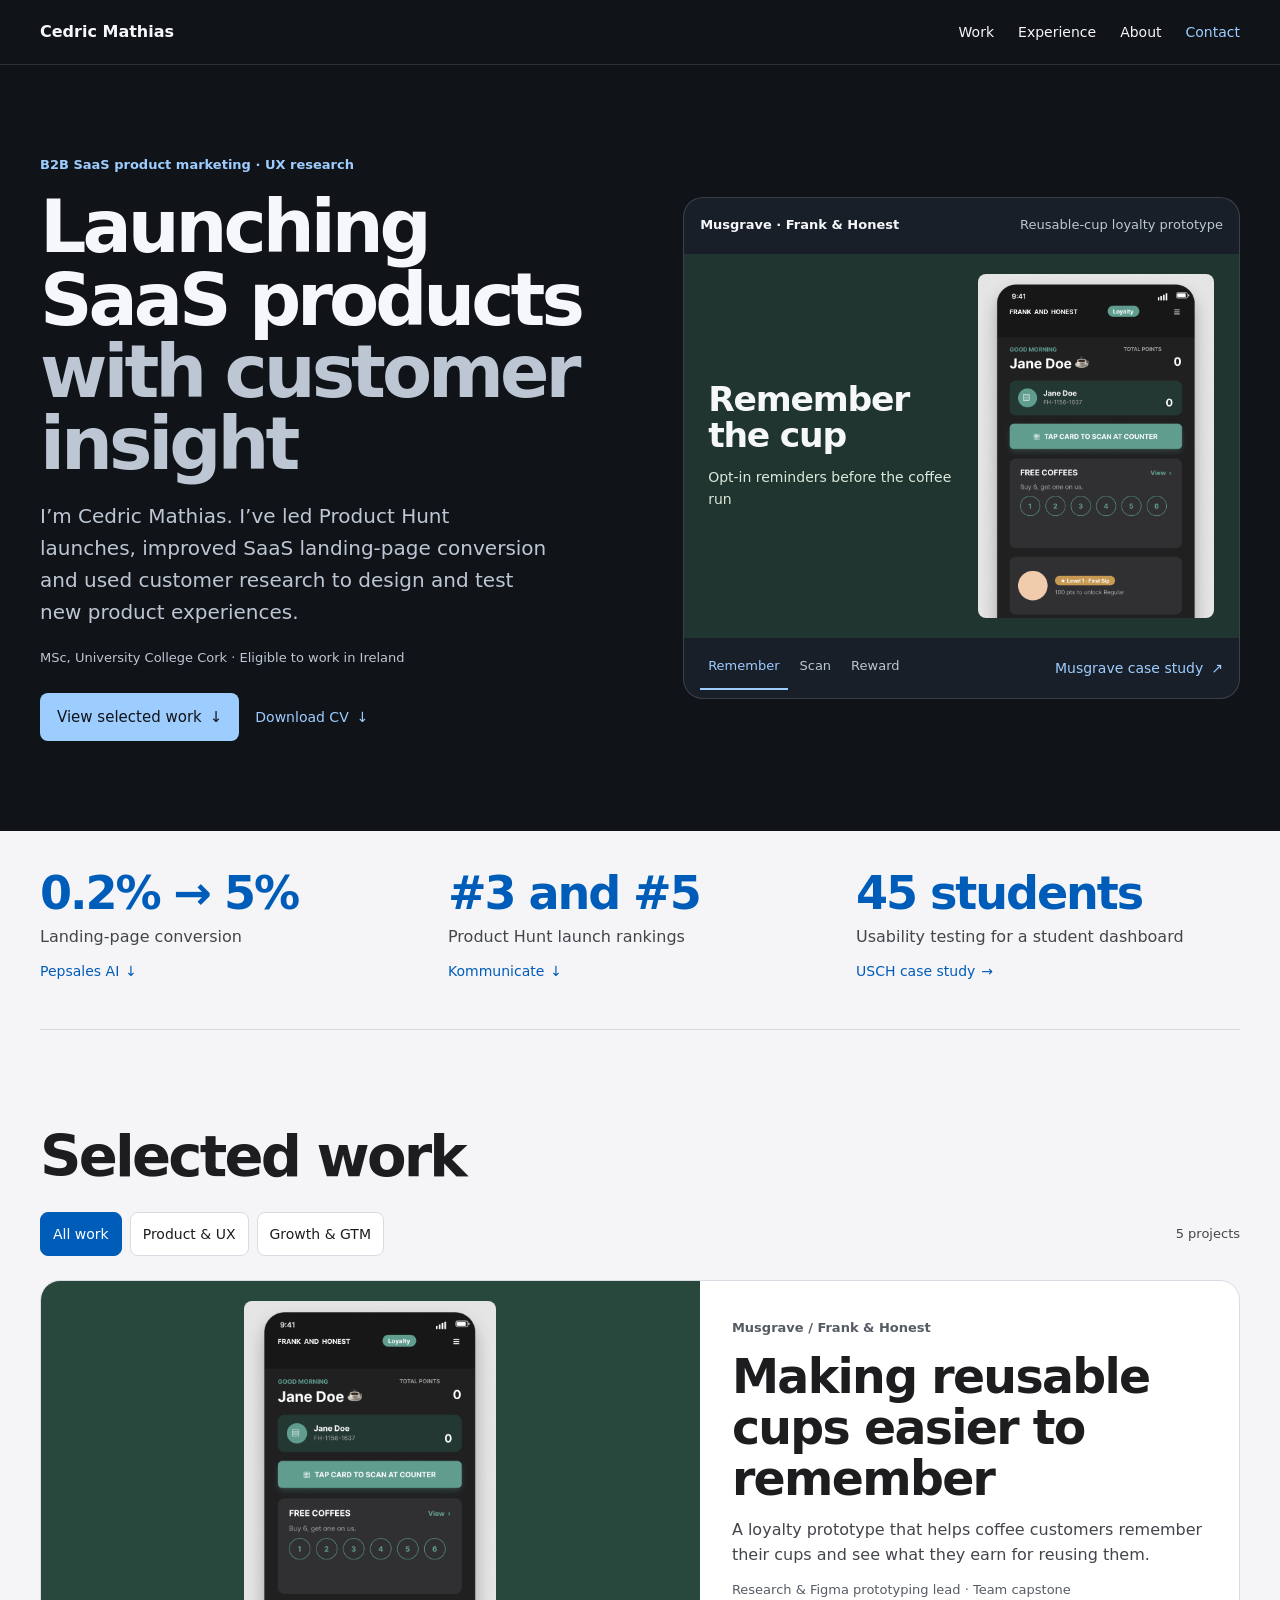
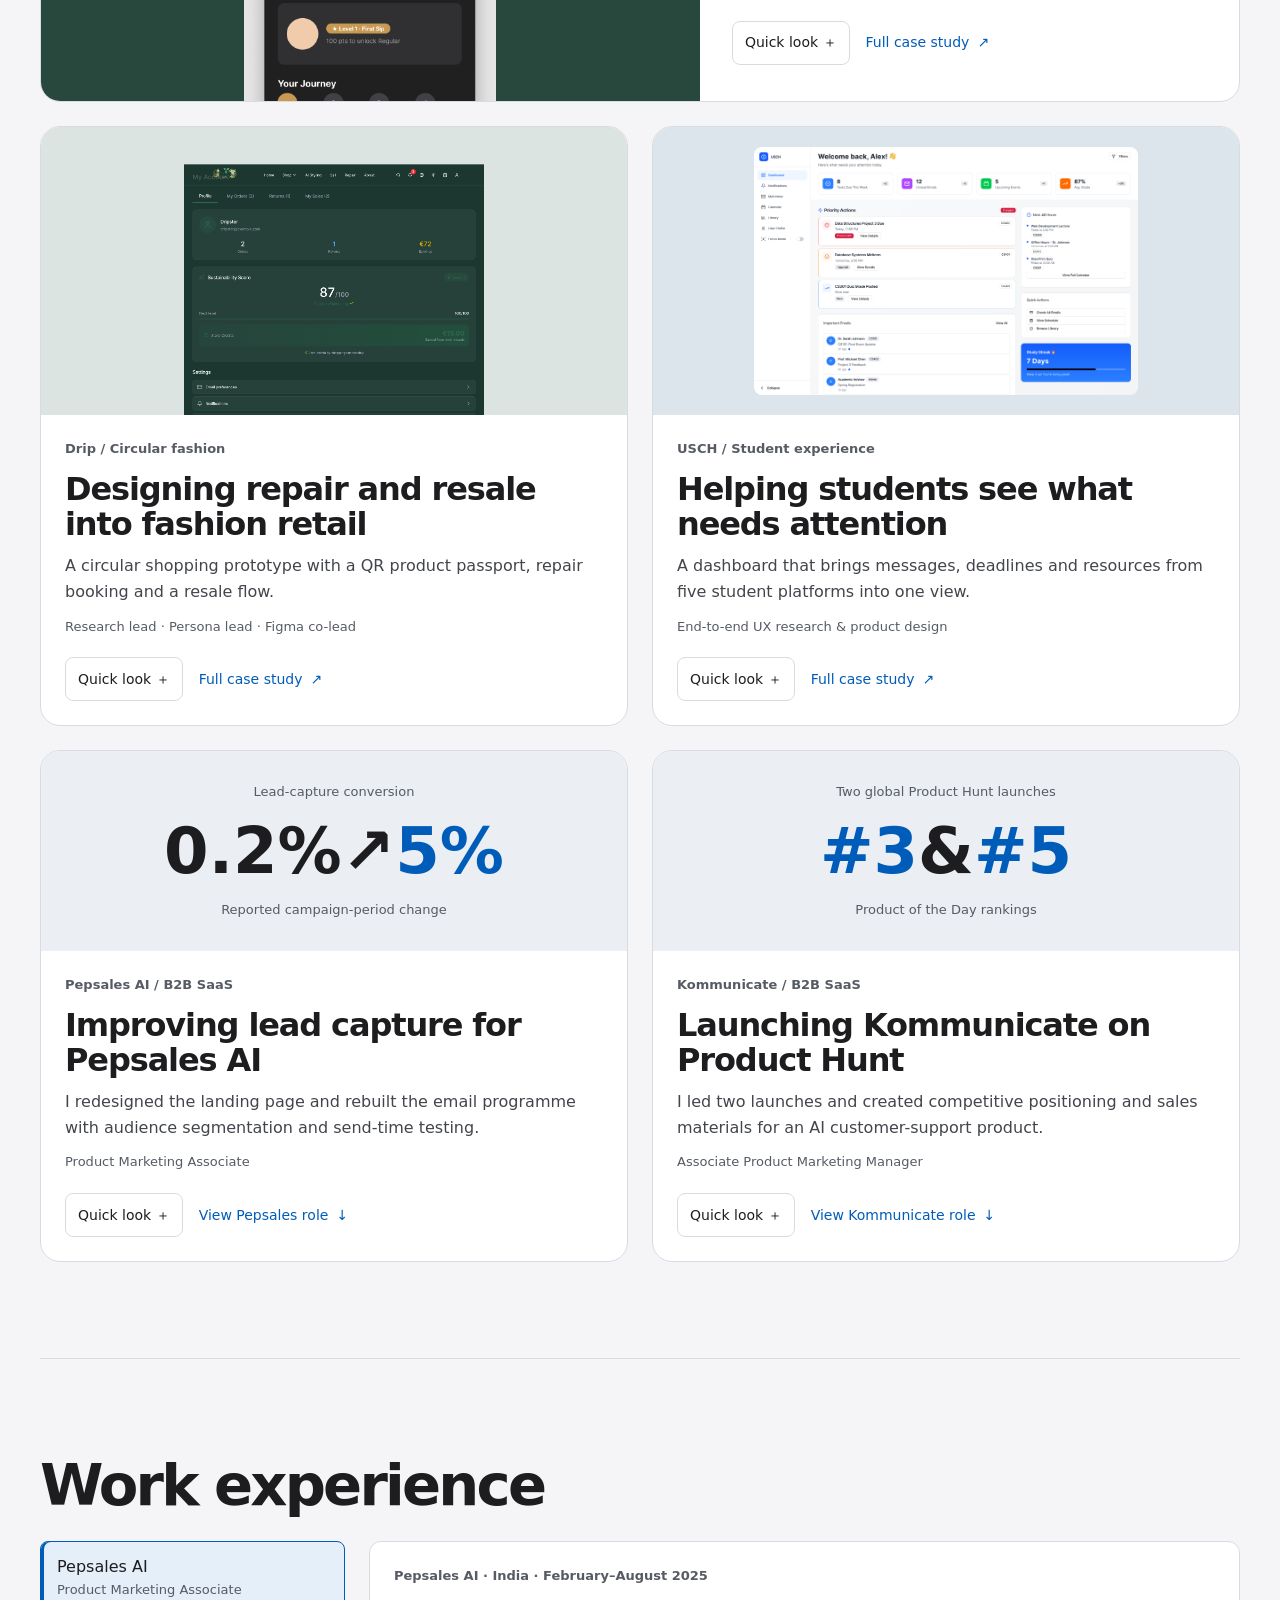
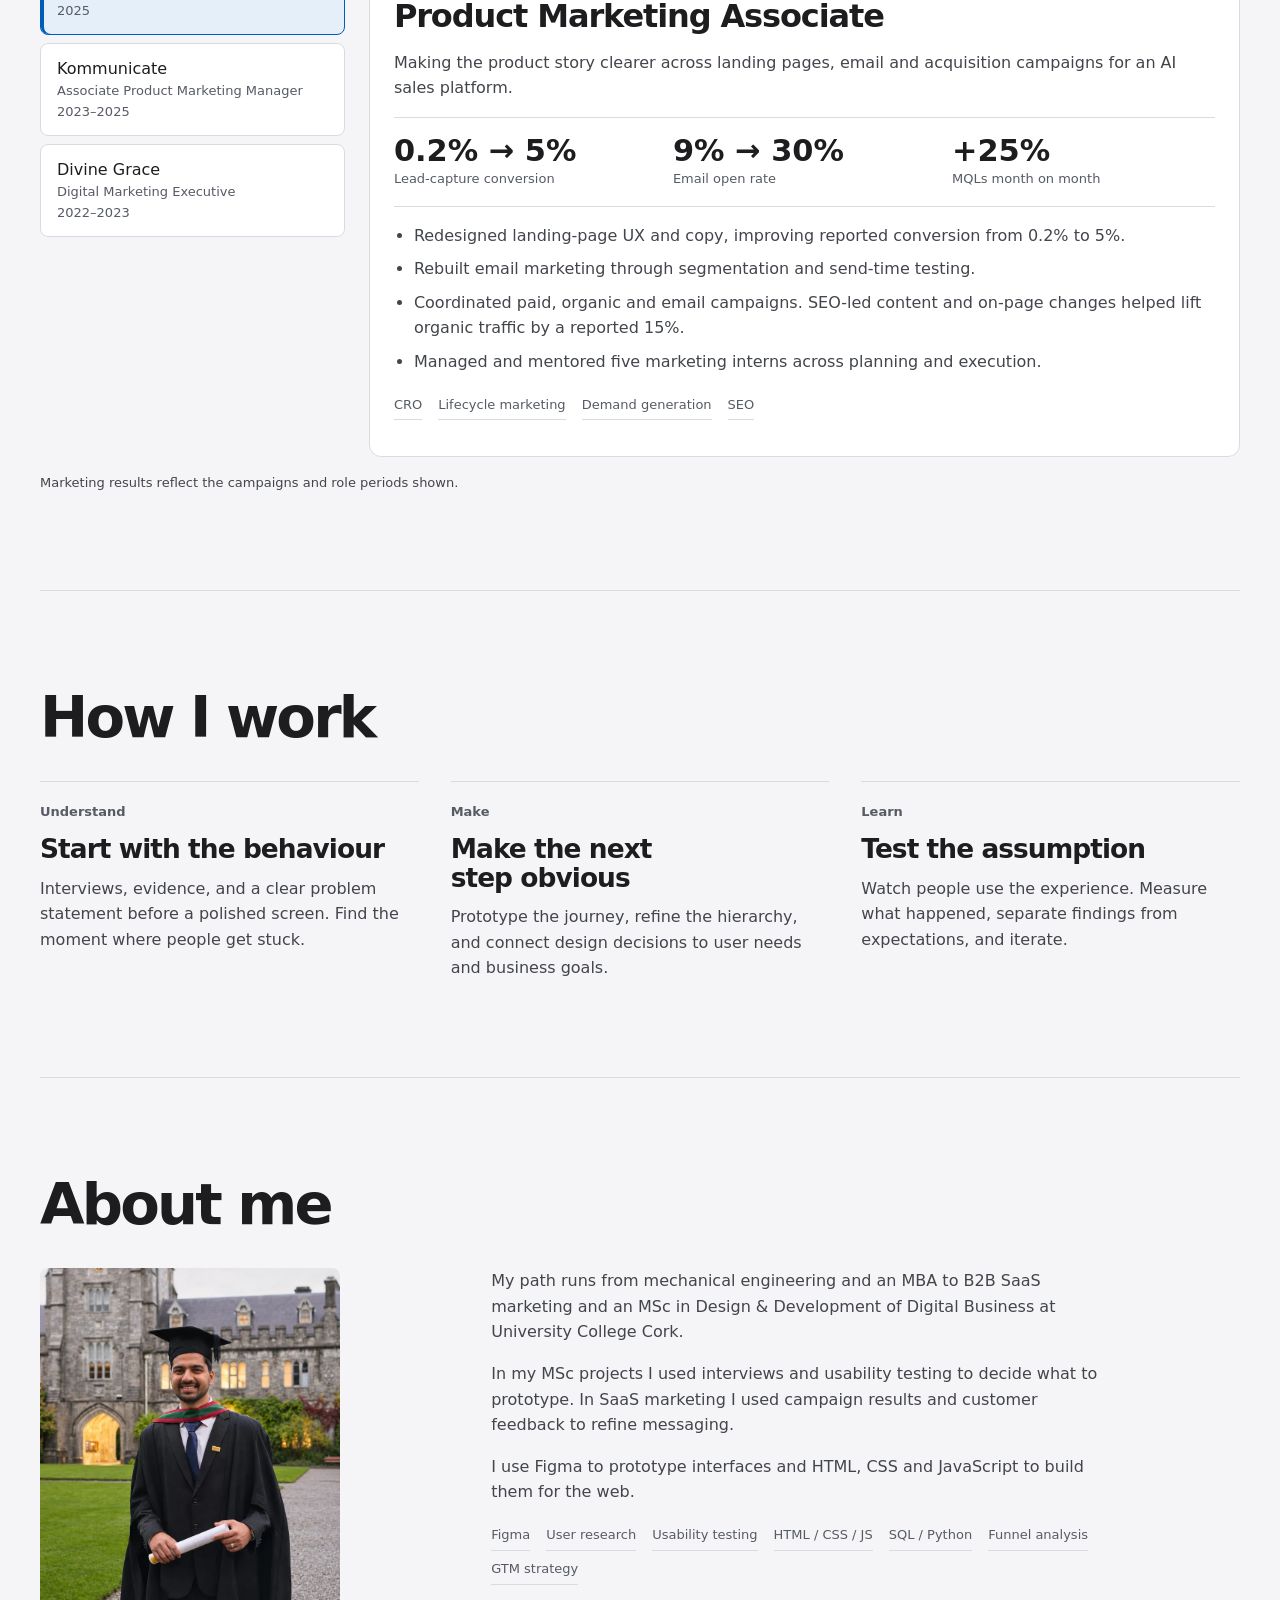
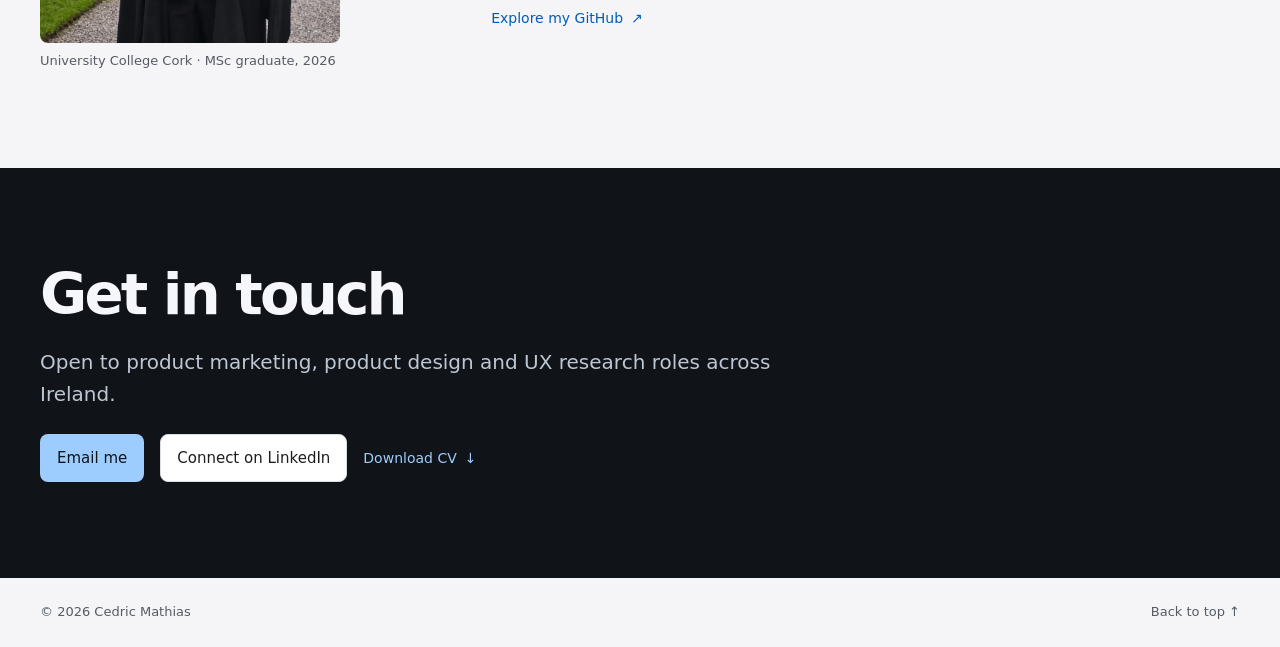
<file: index.html>
<!doctype html>
<html lang="en">
<head>
  <meta charset="utf-8">
  <meta name="viewport" content="width=device-width,initial-scale=1">
  <meta name="theme-color" content="#101318">
  <title>Cedric Mathias | B2B SaaS Product Marketing &amp; UX</title>
  <meta name="description" content="Cedric Mathias is a B2B SaaS product marketer and University College Cork MSc graduate. Explore his work in product launches, conversion optimisation and UX research.">
  <link rel="canonical" href="https://cedricmathias1.github.io/">
  <meta property="og:title" content="Cedric Mathias | B2B SaaS product marketing &amp; UX">
  <meta property="og:description" content="Explore Cedric Mathias’s work in SaaS launches, conversion optimisation and UX research.">
  <meta property="og:type" content="website">
  <meta property="og:url" content="https://cedricmathias1.github.io/">
  <meta property="og:image" content="https://cedricmathias1.github.io/images/USCH_Dashboard.png">
  <meta name="twitter:card" content="summary_large_image">
  <link rel="icon" href="data:image/svg+xml,%3Csvg xmlns='http://www.w3.org/2000/svg' viewBox='0 0 64 64'%3E%3Crect width='64' height='64' rx='16' fill='%2308090b'/%3E%3Ctext x='32' y='43' text-anchor='middle' font-family='Arial' font-size='32' fill='white'%3EC%3C/text%3E%3C/svg%3E">
  <link rel="stylesheet" href="styles.css?v=design-refresh">
  <link rel="stylesheet" href="explore.css?v=design-refresh">
  <script src="project-data.js?v=design-refresh" defer></script>
  <script src="explore.js?v=design-refresh" defer></script>
</head>
<body>
<a class="skip" href="#main">Skip to content</a>
<header class="nav-shell"><nav class="nav" aria-label="Main navigation">
  <a class="brand" href="./" aria-label="Cedric Mathias home">Cedric Mathias</a>
  <div class="nav-links"><a href="#work">Work</a><a class="experience-link" href="#experience">Experience</a><a class="about-link" href="#about">About</a><a class="contact-link" href="#contact">Contact</a></div>
</nav></header>
<main id="main">
  <section class="hero" aria-labelledby="hero-title">
    <div class="wrap hero-grid">
      <div class="hero-copy">
        <p class="eyebrow hero-specialty">B2B SaaS product marketing · UX research</p>
        <h1 id="hero-title">Launching SaaS products <span>with customer insight</span></h1>
        <p class="lede">I’m Cedric Mathias. I’ve led Product Hunt launches, improved SaaS landing-page conversion and used customer research to design and test new product experiences.</p>
        <p class="availability">MSc, University College Cork · Eligible to work in Ireland</p>
        <div class="actions"><a class="button" href="#work">View selected work <span aria-hidden="true">↓</span></a><a class="text-link" href="Cedric-Mathias-CV.pdf" download>Download CV <span aria-hidden="true">↓</span></a></div>
      </div>
      <div class="hero-feature" aria-label="Featured project prototype">
        <div class="prototype-bar">
          <span>Musgrave · Frank &amp; Honest</span>
          <span>Reusable-cup loyalty prototype</span>
        </div>
        <div class="prototype-stages">
          <figure class="prototype-stage" id="prototype-remember">
            <figcaption><strong>Remember the cup</strong><span>Opt-in reminders before the coffee run</span></figcaption>
            <a class="prototype-image" href="images/musgrave-home.png"><img src="images/musgrave-home.png" alt="Frank &amp; Honest dashboard with cup activity and reminders" width="365" height="1200" fetchpriority="high"></a>
          </figure>
          <figure class="prototype-stage" id="prototype-scan" hidden>
            <figcaption><strong>Scan at the till</strong><span>The scan fits the existing checkout</span></figcaption>
            <a class="prototype-image" href="images/musgrave-scan.png"><img src="images/musgrave-scan.png" alt="Frank &amp; Honest loyalty barcode screen" width="447" height="884" loading="lazy"></a>
          </figure>
          <figure class="prototype-stage" id="prototype-reward" hidden>
            <figcaption><strong>See the reward</strong><span>Each reuse counts toward a reward</span></figcaption>
            <a class="prototype-image" href="images/musgrave-rewards.png"><img src="images/musgrave-rewards.png" alt="Frank &amp; Honest screen showing available loyalty rewards" width="312" height="1200" loading="lazy"></a>
          </figure>
        </div>
        <div class="prototype-footer">
          <div class="prototype-tabs" role="tablist" aria-label="Reusable cup journey" hidden>
            <button type="button" role="tab" id="prototype-tab-remember" aria-controls="prototype-remember" aria-selected="true">Remember</button>
            <button type="button" role="tab" id="prototype-tab-scan" aria-controls="prototype-scan" aria-selected="false" tabindex="-1">Scan</button>
            <button type="button" role="tab" id="prototype-tab-reward" aria-controls="prototype-reward" aria-selected="false" tabindex="-1">Reward</button>
          </div>
          <a class="text-link" href="musgrave.html">Musgrave case study <span aria-hidden="true">↗︎</span></a>
        </div>
      </div>
    </div>
  </section>
  <section class="wrap proof" aria-label="Selected project evidence">
    <div><strong>0.2% → 5%</strong><p>Landing-page conversion</p><a href="#job-pepsales">Pepsales AI <span aria-hidden="true">↓</span></a></div>
    <div><strong>#3 and #5</strong><p>Product Hunt launch rankings</p><a href="#job-kommunicate">Kommunicate <span aria-hidden="true">↓</span></a></div>
    <div><strong>45 students</strong><p>Usability testing for a student dashboard</p><a href="usch.html">USCH case study <span aria-hidden="true">→</span></a></div>
  </section>
  <section class="section wrap work-explorer" id="work" aria-labelledby="work-title">
    <div class="explorer-heading"><h2 id="work-title">Selected work</h2></div>
    <div class="filter-row" hidden><div class="filter-buttons" role="group" aria-label="Filter projects"><button type="button" data-filter="all" aria-pressed="true">All work</button><button type="button" data-filter="design" aria-pressed="false">Product &amp; UX</button><button type="button" data-filter="growth" aria-pressed="false">Growth &amp; GTM</button></div><p id="project-count" role="status" aria-live="polite">5 projects</p></div>
    <div class="work-grid"><article class="work-card card-featured" data-category="design" data-project="musgrave">
      <div class="card-art art-musgrave"><img src="images/musgrave-home.png" alt="Home dashboard with loyalty barcode, cup journey and coffee reminders" loading="lazy" decoding="async"></div><div class="card-copy"><p class="eyebrow">Musgrave / Frank &amp; Honest</p><h3>Making reusable cups easier to remember</h3><p class="card-summary">A loyalty prototype that helps coffee customers remember their cups and see what they earn for reusing them.</p><p class="card-role">Research &amp; Figma prototyping lead · Team capstone</p><div class="card-actions"><button class="quick-button" data-quick="musgrave" hidden>Quick look <span aria-hidden="true">＋</span><span class="sr-only">: Musgrave / Frank &amp; Honest</span></button><a class="text-link" href="musgrave.html">Full case study <span aria-hidden="true">↗︎</span></a></div></div></article><article class="work-card" data-category="design" data-project="drip">
      <div class="card-art art-drip"><img src="images/drip-profile.png" alt="Sustainability profile with progress, Eco Points and store credit" loading="lazy" decoding="async"></div><div class="card-copy"><p class="eyebrow">Drip / Circular fashion</p><h3>Designing repair and resale into fashion retail</h3><p class="card-summary">A circular shopping prototype with a QR product passport, repair booking and a resale flow.</p><p class="card-role">Research lead · Persona lead · Figma co-lead</p><div class="card-actions"><button class="quick-button" data-quick="drip" hidden>Quick look <span aria-hidden="true">＋</span><span class="sr-only">: Drip / Circular fashion</span></button><a class="text-link" href="drip.html">Full case study <span aria-hidden="true">↗︎</span></a></div></div></article><article class="work-card" data-category="design" data-project="usch">
      <div class="card-art art-usch"><img src="images/USCH_Dashboard.png" alt="Unified dashboard with priority actions, events and messages" loading="lazy" decoding="async"></div><div class="card-copy"><p class="eyebrow">USCH / Student experience</p><h3>Helping students see what needs attention</h3><p class="card-summary">A dashboard that brings messages, deadlines and resources from five student platforms into one view.</p><p class="card-role">End-to-end UX research &amp; product design</p><div class="card-actions"><button class="quick-button" data-quick="usch" hidden>Quick look <span aria-hidden="true">＋</span><span class="sr-only">: USCH / Student experience</span></button><a class="text-link" href="usch.html">Full case study <span aria-hidden="true">↗︎</span></a></div></div></article><article class="work-card" data-category="growth" data-project="pepsales">
      <div class="card-art art-pepsales"><span class="art-kicker">Lead-capture conversion</span><div class="art-conversion"><span>0.2%</span><i aria-hidden="true">↗︎</i><strong>5%</strong></div><span class="art-caption">Reported campaign-period change</span></div><div class="card-copy"><p class="eyebrow">Pepsales AI / B2B SaaS</p><h3>Improving lead capture for Pepsales AI</h3><p class="card-summary">I redesigned the landing page and rebuilt the email programme with audience segmentation and send-time testing.</p><p class="card-role">Product Marketing Associate</p><div class="card-actions"><button class="quick-button" data-quick="pepsales" hidden>Quick look <span aria-hidden="true">＋</span><span class="sr-only">: Pepsales AI / B2B SaaS</span></button><a class="text-link" href="#job-pepsales">View Pepsales role <span aria-hidden="true">↓</span></a></div></div></article><article class="work-card" data-category="growth" data-project="kommunicate">
      <div class="card-art art-kommunicate"><span class="art-kicker">Two global Product Hunt launches</span><div class="launch-ranks"><strong>#3</strong><span>&</span><strong>#5</strong></div><span class="art-caption">Product of the Day rankings</span></div><div class="card-copy"><p class="eyebrow">Kommunicate / B2B SaaS</p><h3>Launching Kommunicate on Product Hunt</h3><p class="card-summary">I led two launches and created competitive positioning and sales materials for an AI customer-support product.</p><p class="card-role">Associate Product Marketing Manager</p><div class="card-actions"><button class="quick-button" data-quick="kommunicate" hidden>Quick look <span aria-hidden="true">＋</span><span class="sr-only">: Kommunicate / B2B SaaS</span></button><a class="text-link" href="#job-kommunicate">View Kommunicate role <span aria-hidden="true">↓</span></a></div></div></article></div>
  </section>
  <section class="section wrap experience" id="experience" aria-labelledby="experience-title">
    <div class="explorer-heading"><h2 id="experience-title">Work experience</h2></div>
    <div class="experience-layout"><div class="company-list" role="tablist" aria-label="Work experience" aria-orientation="vertical" hidden>
      <button id="tab-pepsales" type="button" role="tab" aria-selected="true" aria-controls="job-pepsales" tabindex="0"><span>Pepsales AI</span><small>Product Marketing Associate</small><span class="company-period">2025</span></button>
      <button id="tab-kommunicate" type="button" role="tab" aria-selected="false" aria-controls="job-kommunicate" tabindex="-1"><span>Kommunicate</span><small>Associate Product Marketing Manager</small><span class="company-period">2023–2025</span></button>
      <button id="tab-divine" type="button" role="tab" aria-selected="false" aria-controls="job-divine" tabindex="-1"><span>Divine Grace</span><small>Digital Marketing Executive</small><span class="company-period">2022–2023</span></button>
    </div><div class="job-panels">
      <article class="job-panel" id="job-pepsales"><p class="eyebrow">Pepsales AI · India · February–August 2025</p><h3>Product Marketing Associate</h3><p class="job-intro">Making the product story clearer across landing pages, email and acquisition campaigns for an AI sales platform.</p><div class="job-metrics"><div><strong>0.2% → 5%</strong><span>Lead-capture conversion</span></div><div><strong>9% → 30%</strong><span>Email open rate</span></div><div><strong>+25%</strong><span>MQLs month on month</span></div></div><ul><li>Redesigned landing-page UX and copy, improving reported conversion from 0.2% to 5%.</li><li>Rebuilt email marketing through segmentation and send-time testing.</li><li>Coordinated paid, organic and email campaigns. SEO-led content and on-page changes helped lift organic traffic by a reported 15%.</li><li>Managed and mentored five marketing interns across planning and execution.</li></ul><div class="skill-pills"><span>CRO</span><span>Lifecycle marketing</span><span>Demand generation</span><span>SEO</span></div></article>
      <article class="job-panel" id="job-kommunicate"><p class="eyebrow">Kommunicate · India · August 2023–February 2025</p><h3>Associate Product Marketing Manager</h3><p class="job-intro">Connecting an AI customer-support product with the buyers, communities and sales conversations that drive adoption.</p><div class="job-metrics"><div><strong>#3 / #5</strong><span>Global Product Hunt rankings</span></div><div><strong>+20%</strong><span>New user acquisition</span></div><div><strong>+10%</strong><span>Sales close rates</span></div></div><ul><li>Led two Product Hunt launches and worked on GTM strategy for EU and global markets.</li><li>Built collateral, battlecards and competitive positioning to support Sales.</li><li>Delivered integrated campaigns associated with a reported 15% improvement in lead conversion.</li><li>Used NPS feedback to refine messaging and retention programmes, with a reported 25% improvement in customer satisfaction scores.</li></ul><div class="skill-pills"><span>Product launches</span><span>Positioning</span><span>Sales enablement</span><span>Customer insights</span></div></article>
      <article class="job-panel" id="job-divine"><p class="eyebrow">Divine Grace Institution of Health Sciences · India · November 2022–July 2023</p><h3>Digital Marketing Executive</h3><p class="job-intro">Helping an education institution reach prospective students through useful content, search visibility and enrolment campaigns.</p><ul><li>Managed social media and digital marketing channels.</li><li>Planned and executed enrolment campaigns focused on enquiry generation and cost per lead.</li><li>Optimised website content and technical SEO to improve organic search visibility.</li><li>Restructured paid-media activity with a focus on return on ad spend.</li></ul><div class="skill-pills"><span>Social media</span><span>Content marketing</span><span>Paid campaigns</span><span>Website optimisation</span></div></article>
    </div></div><p class="experience-note">Marketing results reflect the campaigns and role periods shown.</p>
  </section>
  <section class="section wrap" aria-labelledby="approach-title"><h2 id="approach-title">How I work</h2><div class="approach">
    <article><p class="eyebrow">Understand</p><h3>Start with the behaviour</h3><p>Interviews, evidence, and a clear problem statement before a polished screen. Find the moment where people get stuck.</p></article>
    <article><p class="eyebrow">Make</p><h3>Make the next step obvious</h3><p>Prototype the journey, refine the hierarchy, and connect design decisions to user needs and business goals.</p></article>
    <article><p class="eyebrow">Learn</p><h3>Test the assumption</h3><p>Watch people use the experience. Measure what happened, separate findings from expectations, and iterate.</p></article>
  </div></section>
  <section class="section wrap about" id="about" aria-labelledby="about-title"><h2 id="about-title">About me</h2><figure class="about-portrait"><img src="images/cedric-portrait.webp" alt="Cedric Mathias at his University College Cork graduation" width="800" height="1200" loading="lazy" decoding="async"><figcaption>University College Cork · MSc graduate, 2026</figcaption></figure><div><p>My path runs from mechanical engineering and an MBA to B2B SaaS marketing and an MSc in Design & Development of Digital Business at University College Cork.</p><p>In my MSc projects I used interviews and usability testing to decide what to prototype. In SaaS marketing I used campaign results and customer feedback to refine messaging.</p><p>I use Figma to prototype interfaces and HTML, CSS and JavaScript to build them for the web.</p><div class="stack" aria-label="Tools and methods"><span>Figma</span><span>User research</span><span>Usability testing</span><span>HTML / CSS / JS</span><span>SQL / Python</span><span>Funnel analysis</span><span>GTM strategy</span></div><a class="text-link" href="https://github.com/Cedricmathias1">Explore my GitHub <span aria-hidden="true">↗︎</span></a></div></section>
  <section class="section contact" id="contact" aria-labelledby="contact-title"><div class="wrap"><h2 id="contact-title">Get in touch</h2><p class="lede">Open to product marketing, product design and UX research roles across Ireland.</p><div class="actions"><a class="button" href="mailto:mathiascedric3@gmail.com">Email me</a><a class="button secondary" href="https://www.linkedin.com/in/cedric-mathias/">Connect on LinkedIn</a><a class="text-link" href="Cedric-Mathias-CV.pdf" download>Download CV <span aria-hidden="true">↓</span></a></div></div></section>
</main>
<footer class="wrap footer"><span>© 2026 Cedric Mathias</span><a href="#main">Back to top ↑</a></footer>
<dialog id="project-dialog" aria-labelledby="dialog-title"><div class="dialog-toolbar"><span id="dialog-position" class="eyebrow"></span><button type="button" class="icon-button" id="close-project" aria-label="Close project">✕</button></div><div class="dialog-content"><div class="dialog-gallery"><figure id="screen-figure"><img id="project-screen" alt=""><figcaption id="screen-caption"></figcaption></figure><div id="metric-art" class="metric-art"></div><div class="gallery-controls" id="gallery-controls"><button type="button" class="icon-button" id="previous-screen" aria-label="Previous project screen">←</button><span id="screen-position" aria-live="polite"></span><button type="button" class="icon-button" id="next-screen" aria-label="Next project screen">→</button></div></div><div class="dialog-story"><p class="eyebrow" id="dialog-client"></p><h2 id="dialog-title"></h2><p class="dialog-role" id="dialog-role"></p><div class="story-chapters"><section><h3>The challenge</h3><p id="dialog-challenge"></p></section><section><h3>My contribution</h3><ul id="dialog-contributions"></ul></section><section><h3>Evidence & outcomes</h3><div class="dialog-metrics" id="dialog-metrics"></div><p class="fine-print" id="dialog-note"></p></section></div><a class="button" id="dialog-link">Read full case study ↗︎</a></div></div><div class="dialog-footer"><span id="dialog-status"></span><button type="button" class="text-link" id="next-project">Next project →</button></div></dialog>
</body>
</html>
</file>
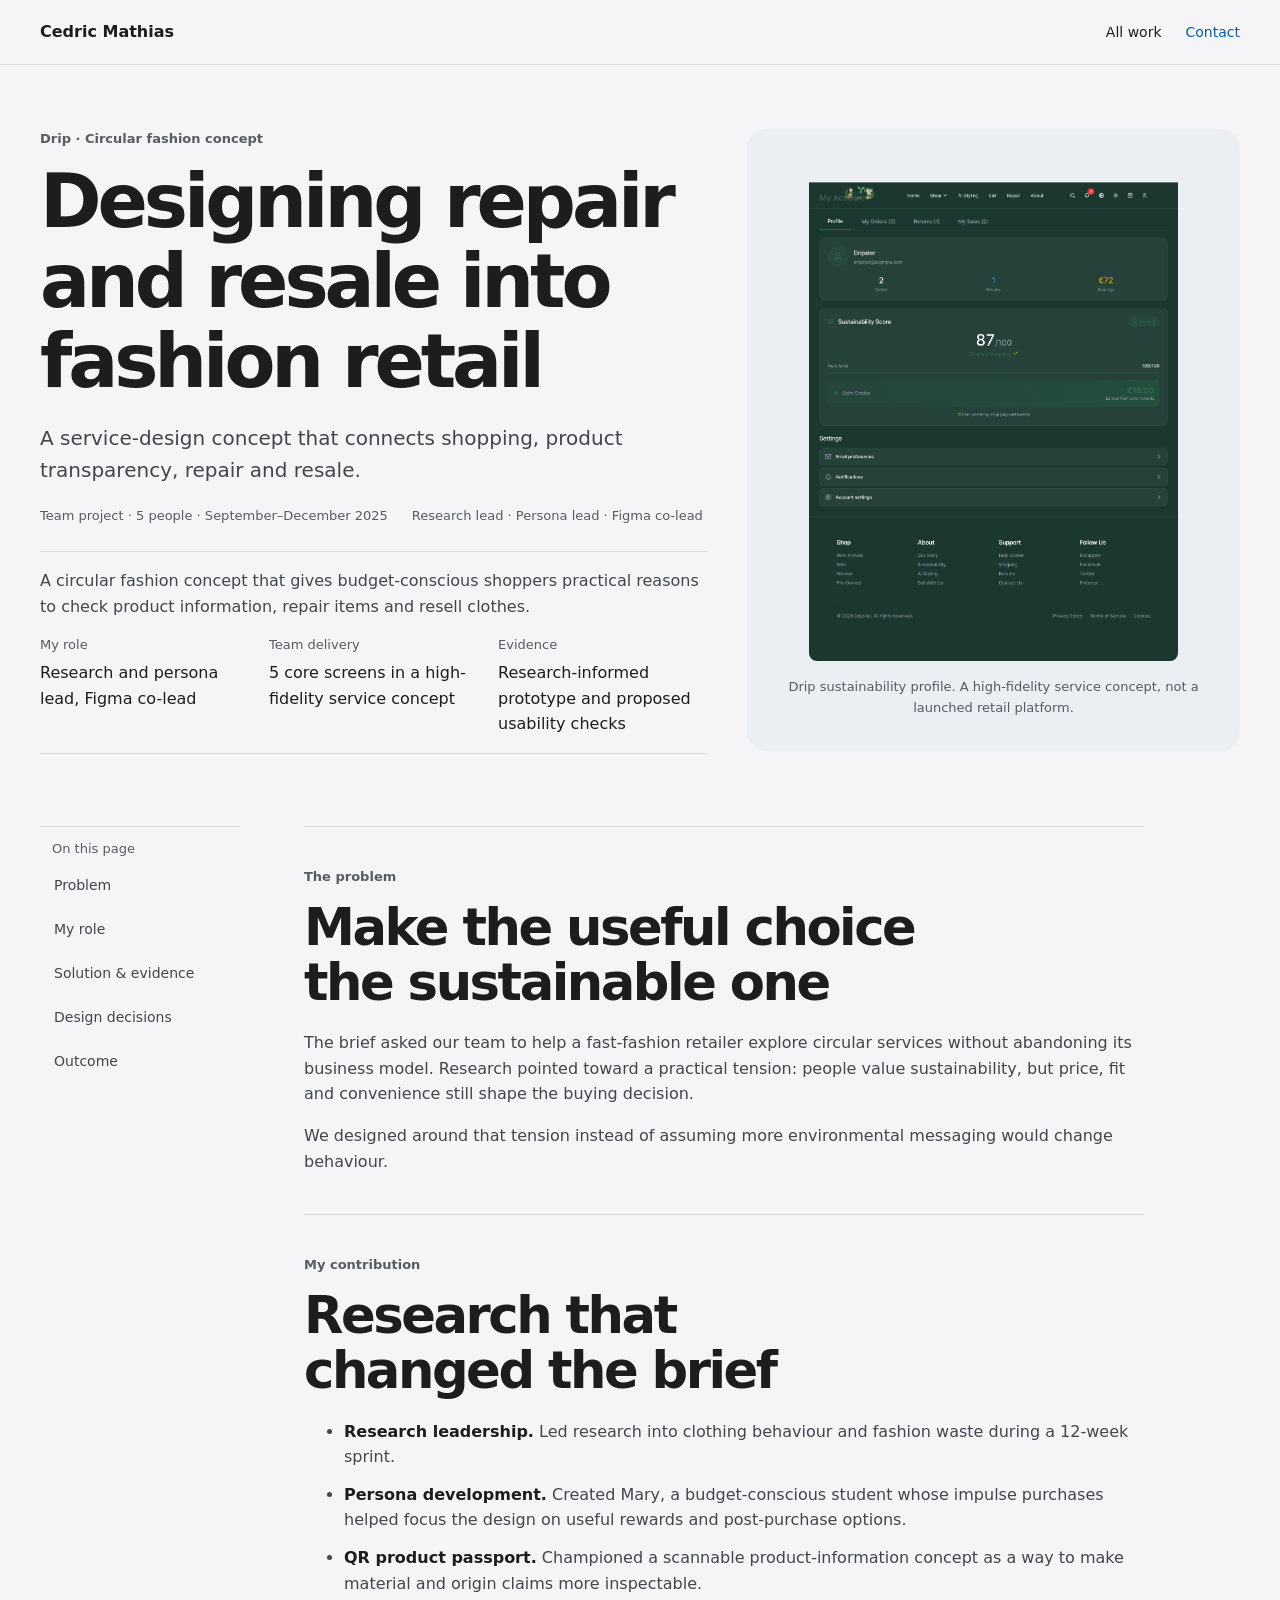
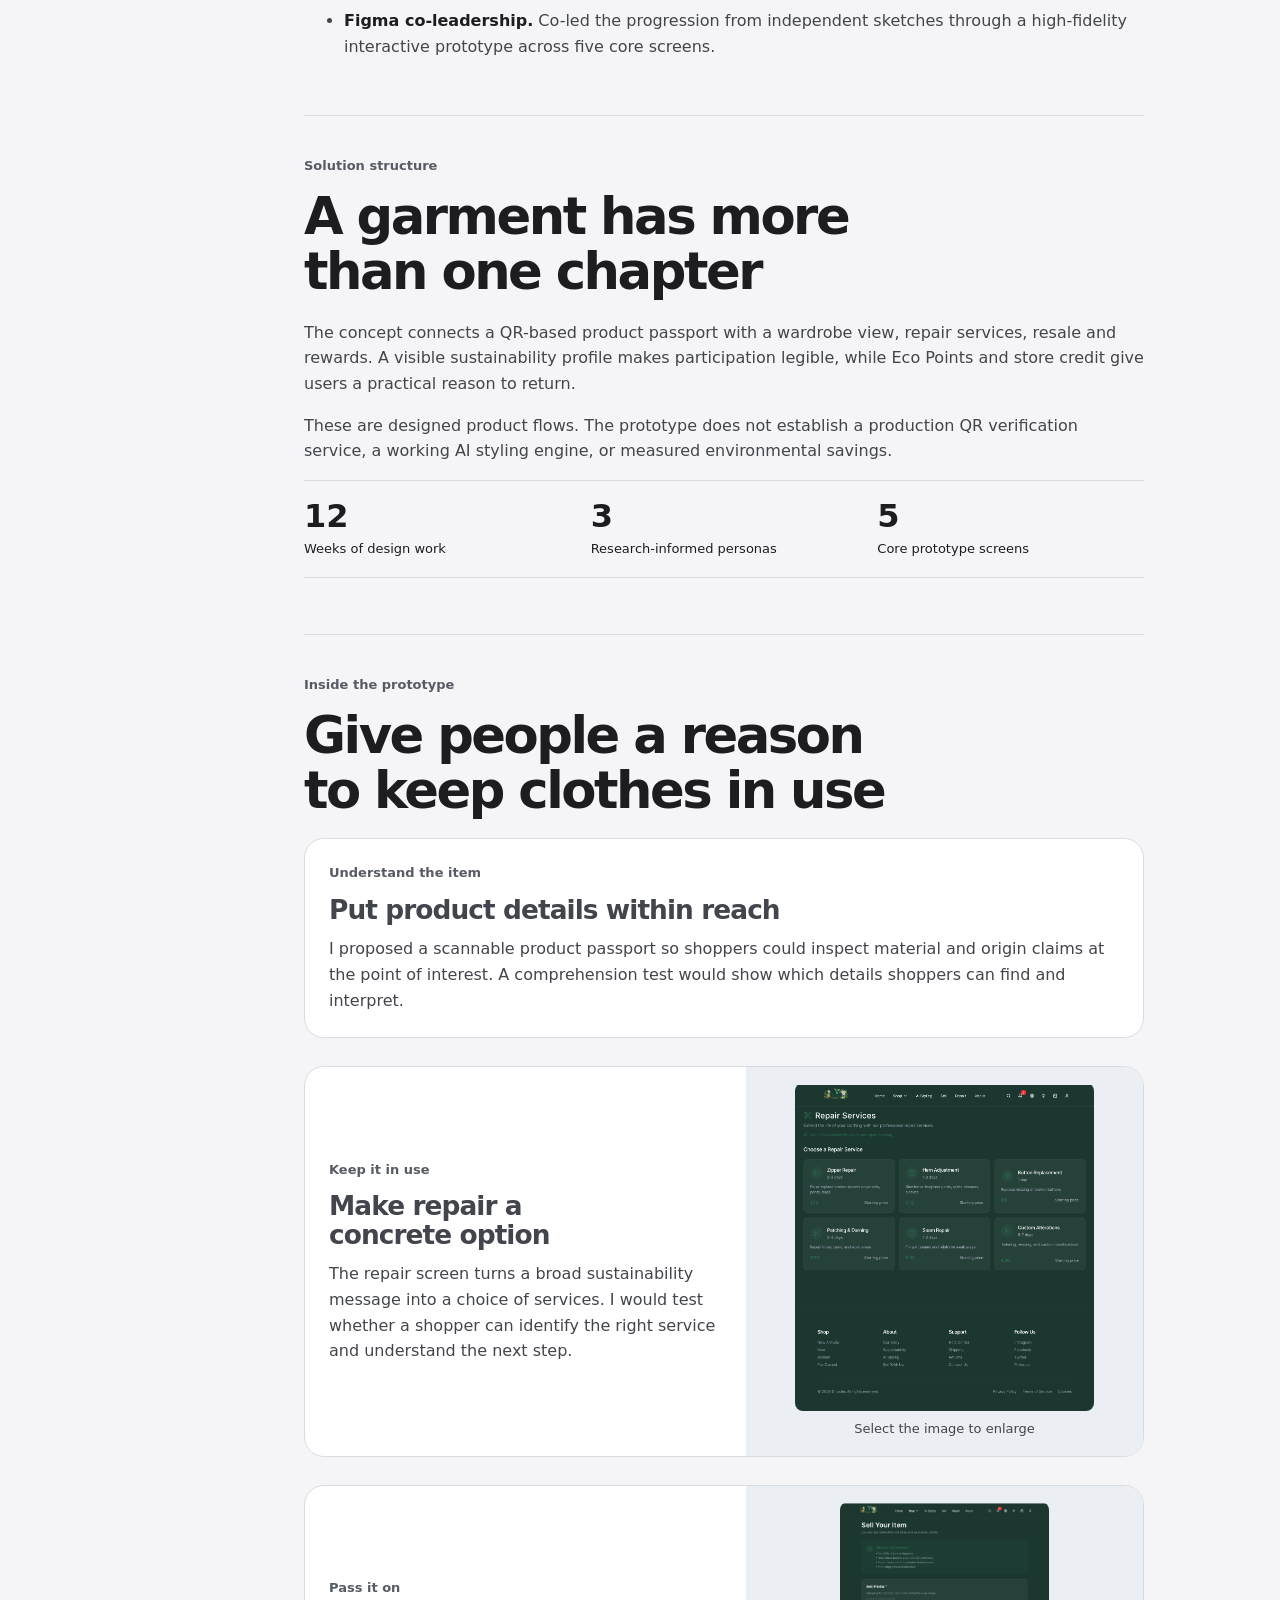
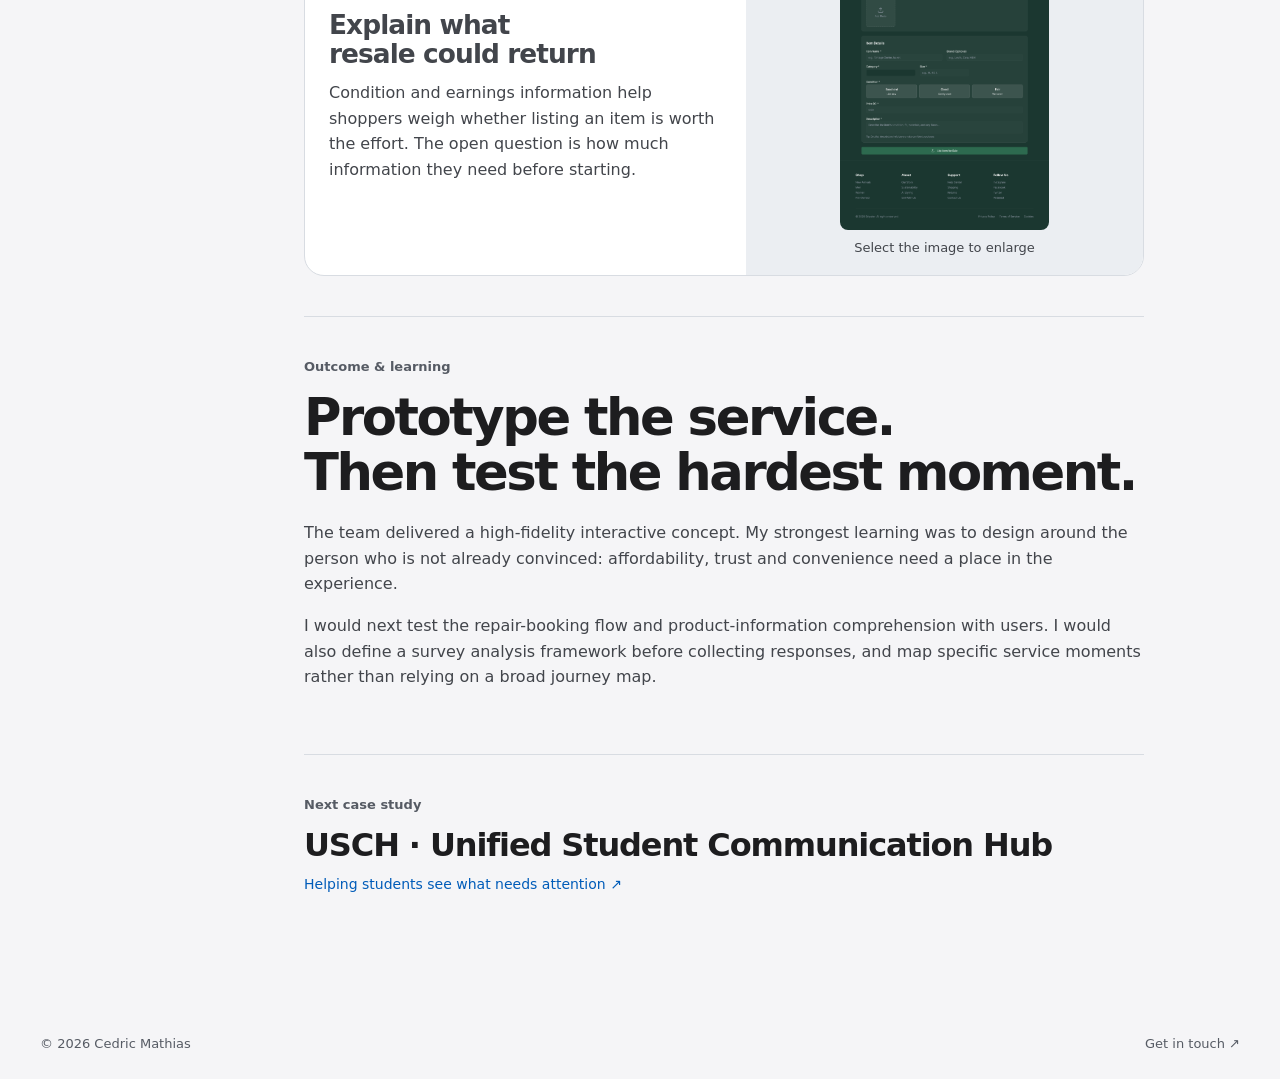
<file: drip.html>
<!doctype html>
<html lang="en"><head><meta charset="utf-8"><meta name="viewport" content="width=device-width,initial-scale=1"><meta name="theme-color" content="#f5f5f7"><title>Drip · Circular fashion concept | Cedric Mathias</title><meta name="description" content="A service-design concept that connects shopping, product transparency, repair and resale."><link rel="canonical" href="https://cedricmathias1.github.io/drip.html"><link rel="stylesheet" href="styles.css?v=design-refresh"><link rel="stylesheet" href="case-studies.css?v=design-refresh"><script src="case-study.js?v=studio" defer></script></head>
<body class="case-page"><a class="skip" href="#main">Skip to content</a><header class="nav-shell"><nav class="nav" aria-label="Case study navigation"><a class="brand" href="index.html">Cedric Mathias</a><div class="nav-links"><a href="index.html#work">All work</a><a class="contact-link" href="index.html#contact">Contact</a></div></nav></header>
<main id="main" class="wrap"><header class="case-hero">
<div class="case-intro"><p class="eyebrow">Drip · Circular fashion concept</p><h1>Designing repair and resale into fashion retail</h1><p class="lede">A service-design concept that connects shopping, product transparency, repair and resale.</p><div class="case-meta"><span>Team project · 5 people · September–December 2025</span><span>Research lead · Persona lead · Figma co-lead</span></div>
<div class="case-brief" aria-label="Project at a glance">
  <p>A circular fashion concept that gives budget-conscious shoppers practical reasons to check product information, repair items and resell clothes.</p>
  <dl><div><dt>My role</dt><dd>Research and persona lead, Figma co-lead</dd></div><div><dt>Team delivery</dt><dd>5 core screens in a high-fidelity service concept</dd></div><div><dt>Evidence</dt><dd>Research-informed prototype and proposed usability checks</dd></div></dl>
</div>
</div>
<figure class="case-figure "><img src="images/drip-profile.png" alt="Drip concept showing sustainability progress, Eco Points and store credit" fetchpriority="high"><figcaption class="caption">Drip sustainability profile. A high-fidelity service concept, not a launched retail platform.</figcaption></figure>
</header>
<div class="case-layout">
<nav class="case-jumps" aria-label="On this page">
  <p>On this page</p>
  <a href="#problem">Problem</a><a href="#role">My role</a><a href="#solution">Solution &amp; evidence</a><a href="#decisions">Design decisions</a><a href="#outcome">Outcome</a>
</nav>
<div class="case-body">
<section id="problem"><p class="eyebrow">The problem</p><h2>Make the useful choice the sustainable one</h2><p>The brief asked our team to help a fast-fashion retailer explore circular services without abandoning its business model. Research pointed toward a practical tension: people value sustainability, but price, fit and convenience still shape the buying decision.</p><p>We designed around that tension instead of assuming more environmental messaging would change behaviour.</p></section>
<section id="role"><p class="eyebrow">My contribution</p><h2>Research that changed the brief</h2><ul><li><strong>Research leadership.</strong> Led research into clothing behaviour and fashion waste during a 12-week sprint.</li><li><strong>Persona development.</strong> Created Mary, a budget-conscious student whose impulse purchases helped focus the design on useful rewards and post-purchase options.</li><li><strong>QR product passport.</strong> Championed a scannable product-information concept as a way to make material and origin claims more inspectable.</li><li><strong>Figma co-leadership.</strong> Co-led the progression from independent sketches through a high-fidelity interactive prototype across five core screens.</li></ul></section>
<section id="solution"><p class="eyebrow">Solution structure</p><h2>A garment has more than one chapter</h2><p>The concept connects a QR-based product passport with a wardrobe view, repair services, resale and rewards. A visible sustainability profile makes participation legible, while Eco Points and store credit give users a practical reason to return.</p><p>These are designed product flows. The prototype does not establish a production QR verification service, a working AI styling engine, or measured environmental savings.</p><div class="callouts"><div><strong>12</strong><span>Weeks of design work</span></div><div><strong>3</strong><span>Research-informed personas</span></div><div><strong>5</strong><span>Core prototype screens</span></div></div></section>

<section class="case-decisions" id="decisions" aria-labelledby="decisions-title">
  <p class="eyebrow">Inside the prototype</p>
  <h2 id="decisions-title">Give people a reason to keep clothes in use</h2>
  <ol class="decision-grid"><li class="decision-card">
  <div class="decision-copy"><p class="eyebrow">Understand the item</p><h3>Put product details within reach</h3><p>I proposed a scannable product passport so shoppers could inspect material and origin claims at the point of interest. A comprehension test would show which details shoppers can find and interpret.</p></div>

</li><li class="decision-card">
  <div class="decision-copy"><p class="eyebrow">Keep it in use</p><h3>Make repair a concrete option</h3><p>The repair screen turns a broad sustainability message into a choice of services. I would test whether a shopper can identify the right service and understand the next step.</p></div>
  <figure class="decision-visual"><a href="images/drip-repair.png"><img src="images/drip-repair.png" alt="Drip prototype showing repair services" loading="lazy" decoding="async"></a><figcaption>Select the image to enlarge</figcaption></figure>
</li><li class="decision-card">
  <div class="decision-copy"><p class="eyebrow">Pass it on</p><h3>Explain what resale could return</h3><p>Condition and earnings information help shoppers weigh whether listing an item is worth the effort. The open question is how much information they need before starting.</p></div>
  <figure class="decision-visual"><a href="images/drip-sell.png"><img src="images/drip-sell.png" alt="Drip resale prototype showing garment condition and earnings information" loading="lazy" decoding="async"></a><figcaption>Select the image to enlarge</figcaption></figure>
</li></ol>
</section>
<section id="outcome"><p class="eyebrow">Outcome & learning</p><h2>Prototype the service.<br>Then test the hardest moment.</h2><p>The team delivered a high-fidelity interactive concept. My strongest learning was to design around the person who is not already convinced: affordability, trust and convenience need a place in the experience.</p><p>I would next test the repair-booking flow and product-information comprehension with users. I would also define a survey analysis framework before collecting responses, and map specific service moments rather than relying on a broad journey map.</p></section><aside class="case-next"><p class="eyebrow">Next case study</p><h3>USCH · Unified Student Communication Hub</h3><a class="text-link" href="usch.html">Helping students see what needs attention ↗︎</a></aside></div></div></main>
<footer class="wrap footer"><span>© 2026 Cedric Mathias</span><a href="index.html#contact">Get in touch ↗︎</a></footer></body></html>
</file>
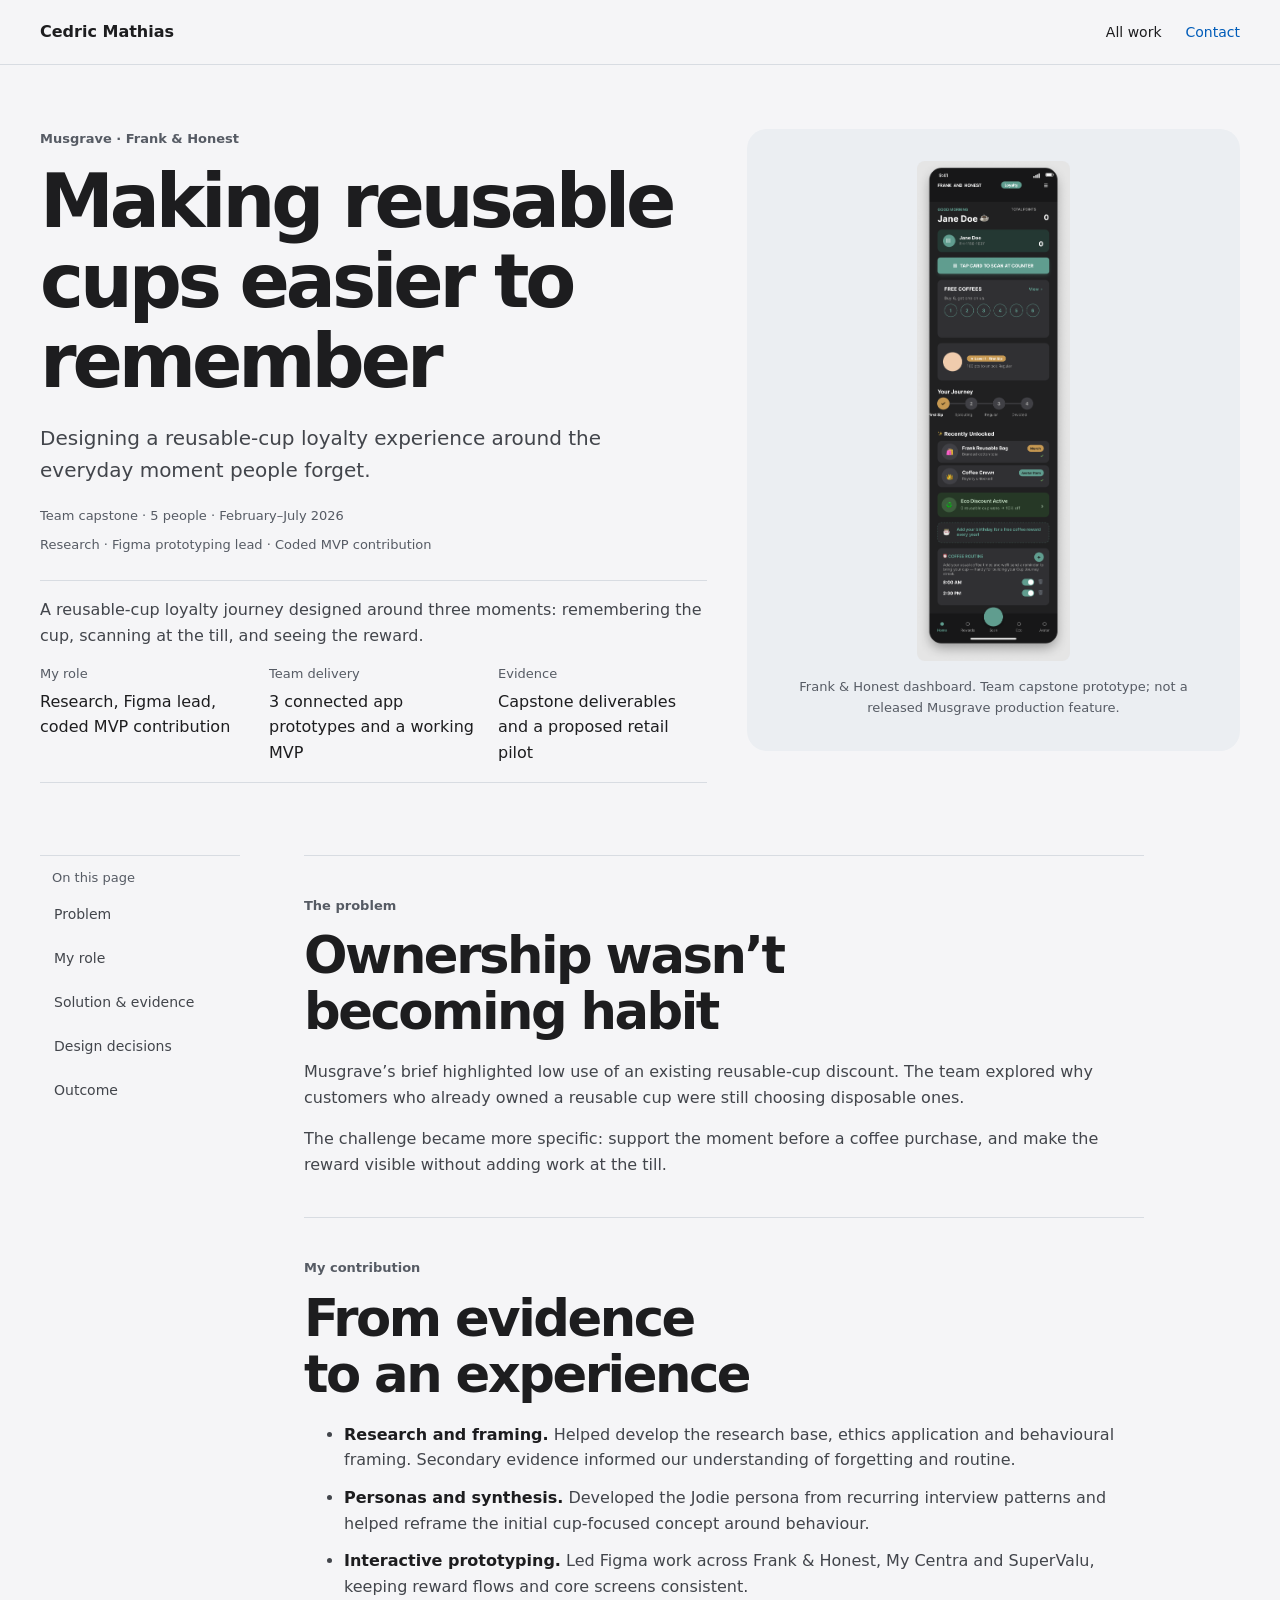
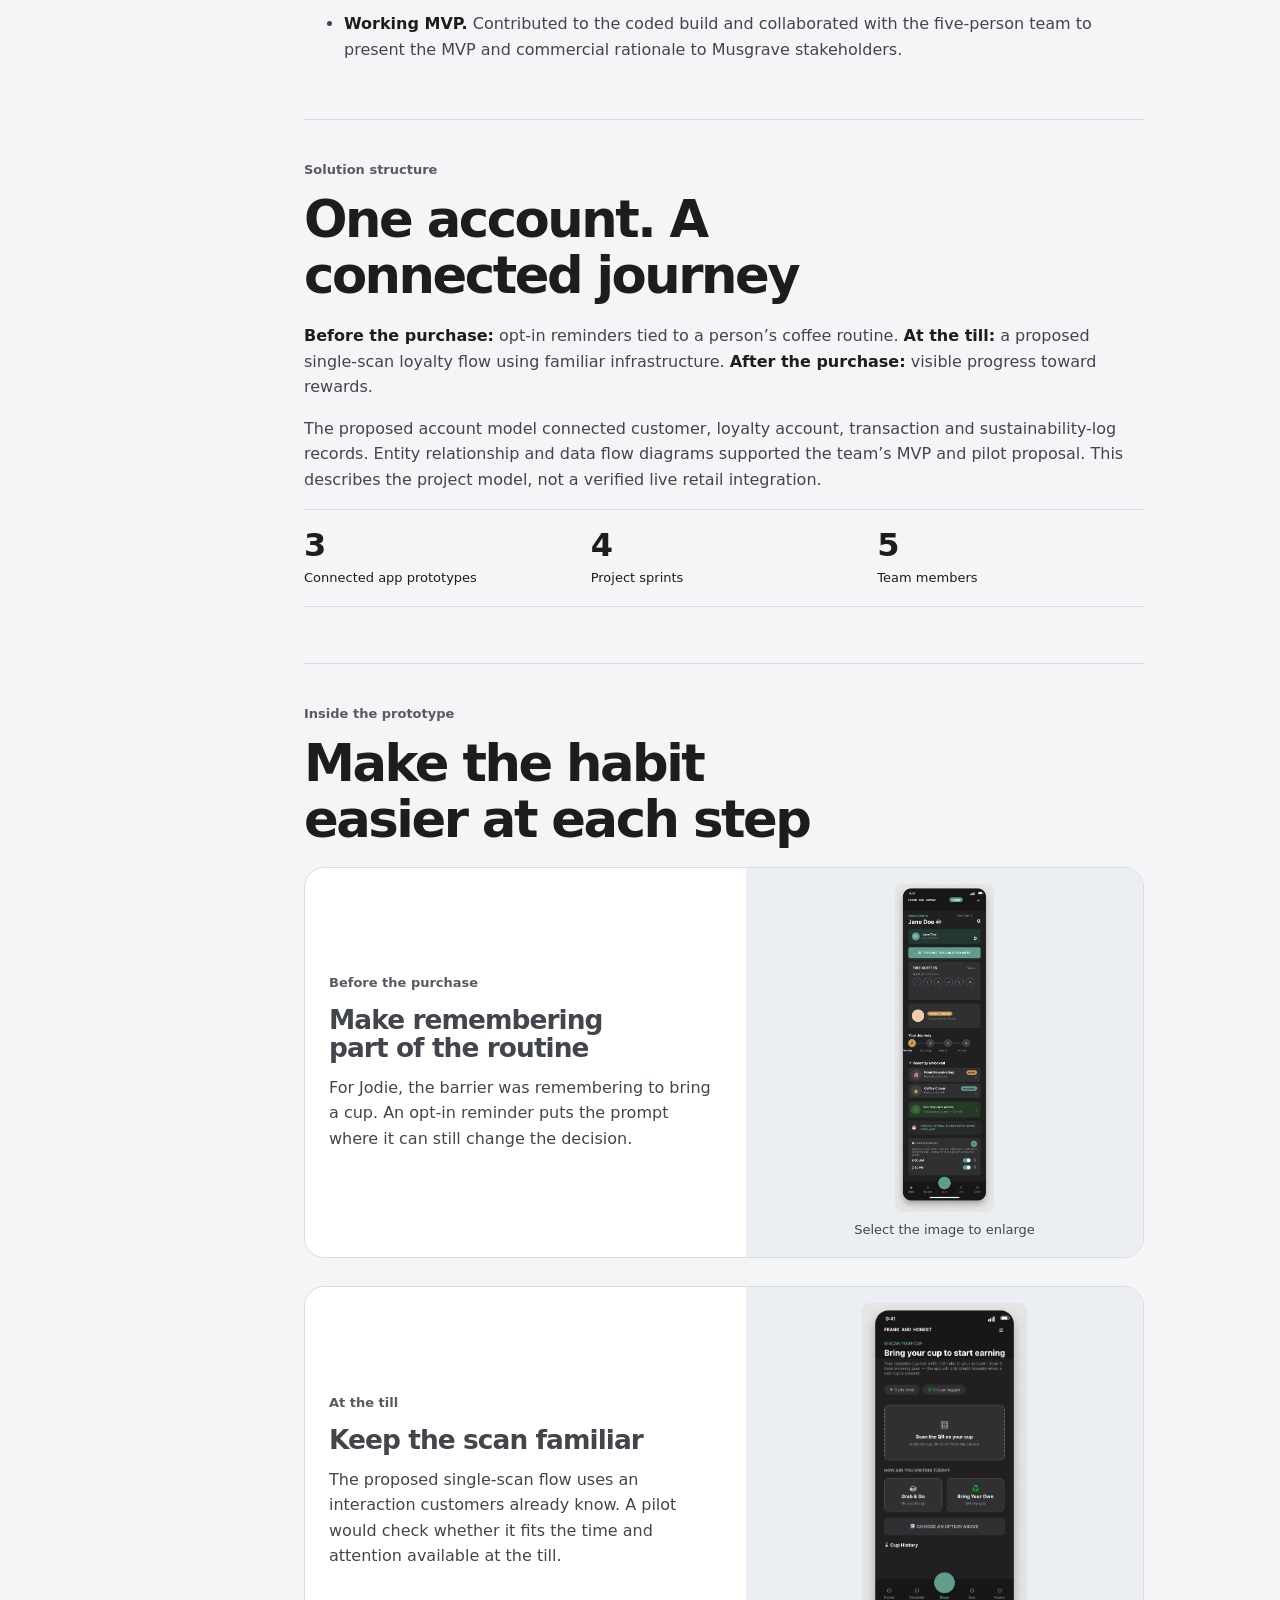
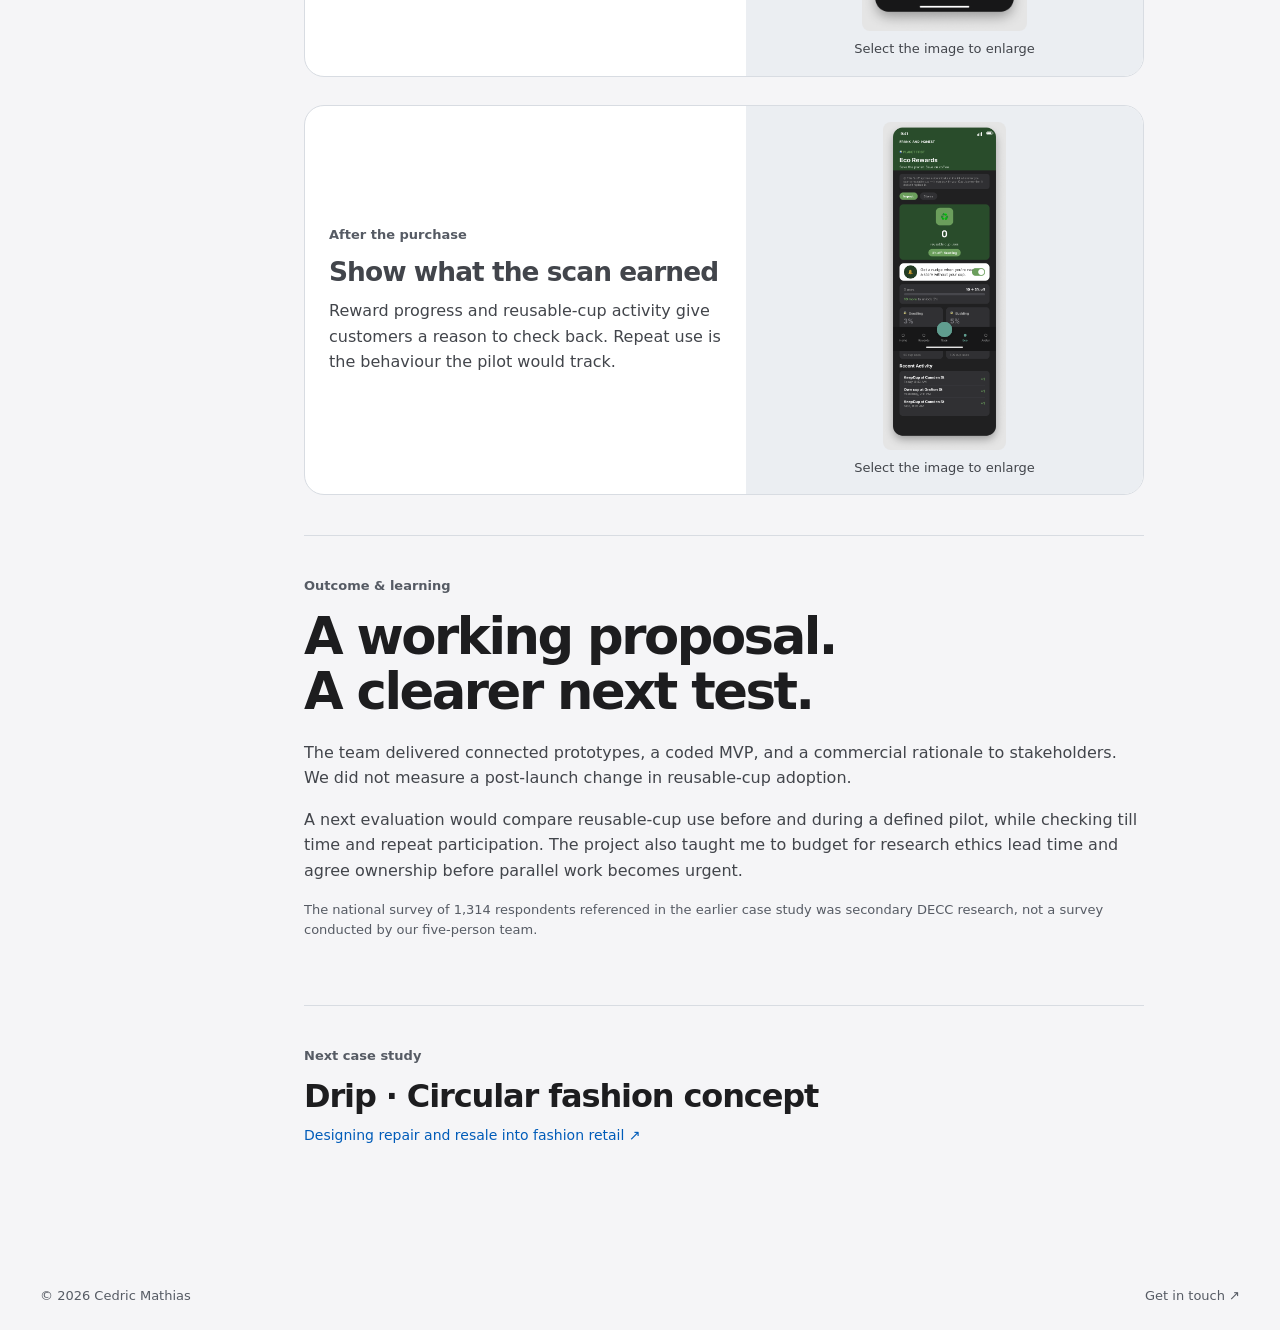
<file: musgrave.html>
<!doctype html>
<html lang="en"><head><meta charset="utf-8"><meta name="viewport" content="width=device-width,initial-scale=1"><meta name="theme-color" content="#f5f5f7"><title>Musgrave · Frank &amp; Honest | Cedric Mathias</title><meta name="description" content="Designing a reusable-cup loyalty experience around the everyday moment people forget."><link rel="canonical" href="https://cedricmathias1.github.io/musgrave.html"><link rel="stylesheet" href="styles.css?v=design-refresh"><link rel="stylesheet" href="case-studies.css?v=design-refresh"><script src="case-study.js?v=studio" defer></script></head>
<body class="case-page"><a class="skip" href="#main">Skip to content</a><header class="nav-shell"><nav class="nav" aria-label="Case study navigation"><a class="brand" href="index.html">Cedric Mathias</a><div class="nav-links"><a href="index.html#work">All work</a><a class="contact-link" href="index.html#contact">Contact</a></div></nav></header>
<main id="main" class="wrap"><header class="case-hero">
<div class="case-intro"><p class="eyebrow">Musgrave · Frank &amp; Honest</p><h1>Making reusable cups easier to remember</h1><p class="lede">Designing a reusable-cup loyalty experience around the everyday moment people forget.</p><div class="case-meta"><span>Team capstone · 5 people · February–July 2026</span><span>Research · Figma prototyping lead · Coded MVP contribution</span></div>
<div class="case-brief" aria-label="Project at a glance">
  <p>A reusable-cup loyalty journey designed around three moments: remembering the cup, scanning at the till, and seeing the reward.</p>
  <dl><div><dt>My role</dt><dd>Research, Figma lead, coded MVP contribution</dd></div><div><dt>Team delivery</dt><dd>3 connected app prototypes and a working MVP</dd></div><div><dt>Evidence</dt><dd>Capstone deliverables and a proposed retail pilot</dd></div></dl>
</div>
</div>
<figure class="case-figure "><img src="images/musgrave-home.png" alt="Frank &amp; Honest prototype with loyalty barcode, cup journey, rewards and opt-in reminders" fetchpriority="high"><figcaption class="caption">Frank &amp; Honest dashboard. Team capstone prototype; not a released Musgrave production feature.</figcaption></figure>
</header>
<div class="case-layout">
<nav class="case-jumps" aria-label="On this page">
  <p>On this page</p>
  <a href="#problem">Problem</a><a href="#role">My role</a><a href="#solution">Solution &amp; evidence</a><a href="#decisions">Design decisions</a><a href="#outcome">Outcome</a>
</nav>
<div class="case-body">
<section id="problem"><p class="eyebrow">The problem</p><h2>Ownership wasn’t becoming habit</h2><p>Musgrave’s brief highlighted low use of an existing reusable-cup discount. The team explored why customers who already owned a reusable cup were still choosing disposable ones.</p><p>The challenge became more specific: support the moment before a coffee purchase, and make the reward visible without adding work at the till.</p></section>
<section id="role"><p class="eyebrow">My contribution</p><h2>From evidence to an experience</h2><ul><li><strong>Research and framing.</strong> Helped develop the research base, ethics application and behavioural framing. Secondary evidence informed our understanding of forgetting and routine.</li><li><strong>Personas and synthesis.</strong> Developed the Jodie persona from recurring interview patterns and helped reframe the initial cup-focused concept around behaviour.</li><li><strong>Interactive prototyping.</strong> Led Figma work across Frank & Honest, My Centra and SuperValu, keeping reward flows and core screens consistent.</li><li><strong>Working MVP.</strong> Contributed to the coded build and collaborated with the five-person team to present the MVP and commercial rationale to Musgrave stakeholders.</li></ul></section>
<section id="solution"><p class="eyebrow">Solution structure</p><h2>One account. A connected journey</h2><p><strong>Before the purchase:</strong> opt-in reminders tied to a person’s coffee routine. <strong>At the till:</strong> a proposed single-scan loyalty flow using familiar infrastructure. <strong>After the purchase:</strong> visible progress toward rewards.</p><p>The proposed account model connected customer, loyalty account, transaction and sustainability-log records. Entity relationship and data flow diagrams supported the team’s MVP and pilot proposal. This describes the project model, not a verified live retail integration.</p><div class="callouts"><div><strong>3</strong><span>Connected app prototypes</span></div><div><strong>4</strong><span>Project sprints</span></div><div><strong>5</strong><span>Team members</span></div></div></section>

<section class="case-decisions" id="decisions" aria-labelledby="decisions-title">
  <p class="eyebrow">Inside the prototype</p>
  <h2 id="decisions-title">Make the habit easier at each step</h2>
  <ol class="decision-grid"><li class="decision-card">
  <div class="decision-copy"><p class="eyebrow">Before the purchase</p><h3>Make remembering part of the routine</h3><p>For Jodie, the barrier was remembering to bring a cup. An opt-in reminder puts the prompt where it can still change the decision.</p></div>
  <figure class="decision-visual"><a href="images/musgrave-home.png"><img src="images/musgrave-home.png" alt="Dashboard showing a loyalty barcode and an opt-in coffee reminder" loading="lazy" decoding="async"></a><figcaption>Select the image to enlarge</figcaption></figure>
</li><li class="decision-card">
  <div class="decision-copy"><p class="eyebrow">At the till</p><h3>Keep the scan familiar</h3><p>The proposed single-scan flow uses an interaction customers already know. A pilot would check whether it fits the time and attention available at the till.</p></div>
  <figure class="decision-visual"><a href="images/musgrave-scan.png"><img src="images/musgrave-scan.png" alt="Prototype of the Frank &amp; Honest loyalty scan" loading="lazy" decoding="async"></a><figcaption>Select the image to enlarge</figcaption></figure>
</li><li class="decision-card">
  <div class="decision-copy"><p class="eyebrow">After the purchase</p><h3>Show what the scan earned</h3><p>Reward progress and reusable-cup activity give customers a reason to check back. Repeat use is the behaviour the pilot would track.</p></div>
  <figure class="decision-visual"><a href="images/musgrave-eco.png"><img src="images/musgrave-eco.png" alt="Eco Rewards prototype showing reusable-cup activity" loading="lazy" decoding="async"></a><figcaption>Select the image to enlarge</figcaption></figure>
</li></ol>
</section>
<section id="outcome"><p class="eyebrow">Outcome & learning</p><h2>A working proposal.<br>A clearer next test.</h2><p>The team delivered connected prototypes, a coded MVP, and a commercial rationale to stakeholders. We did not measure a post-launch change in reusable-cup adoption.</p><p>A next evaluation would compare reusable-cup use before and during a defined pilot, while checking till time and repeat participation. The project also taught me to budget for research ethics lead time and agree ownership before parallel work becomes urgent.</p><p class="fine-print">The national survey of 1,314 respondents referenced in the earlier case study was secondary DECC research, not a survey conducted by our five-person team.</p></section><aside class="case-next"><p class="eyebrow">Next case study</p><h3>Drip · Circular fashion concept</h3><a class="text-link" href="drip.html">Designing repair and resale into fashion retail ↗︎</a></aside></div></div></main>
<footer class="wrap footer"><span>© 2026 Cedric Mathias</span><a href="index.html#contact">Get in touch ↗︎</a></footer></body></html>
</file>
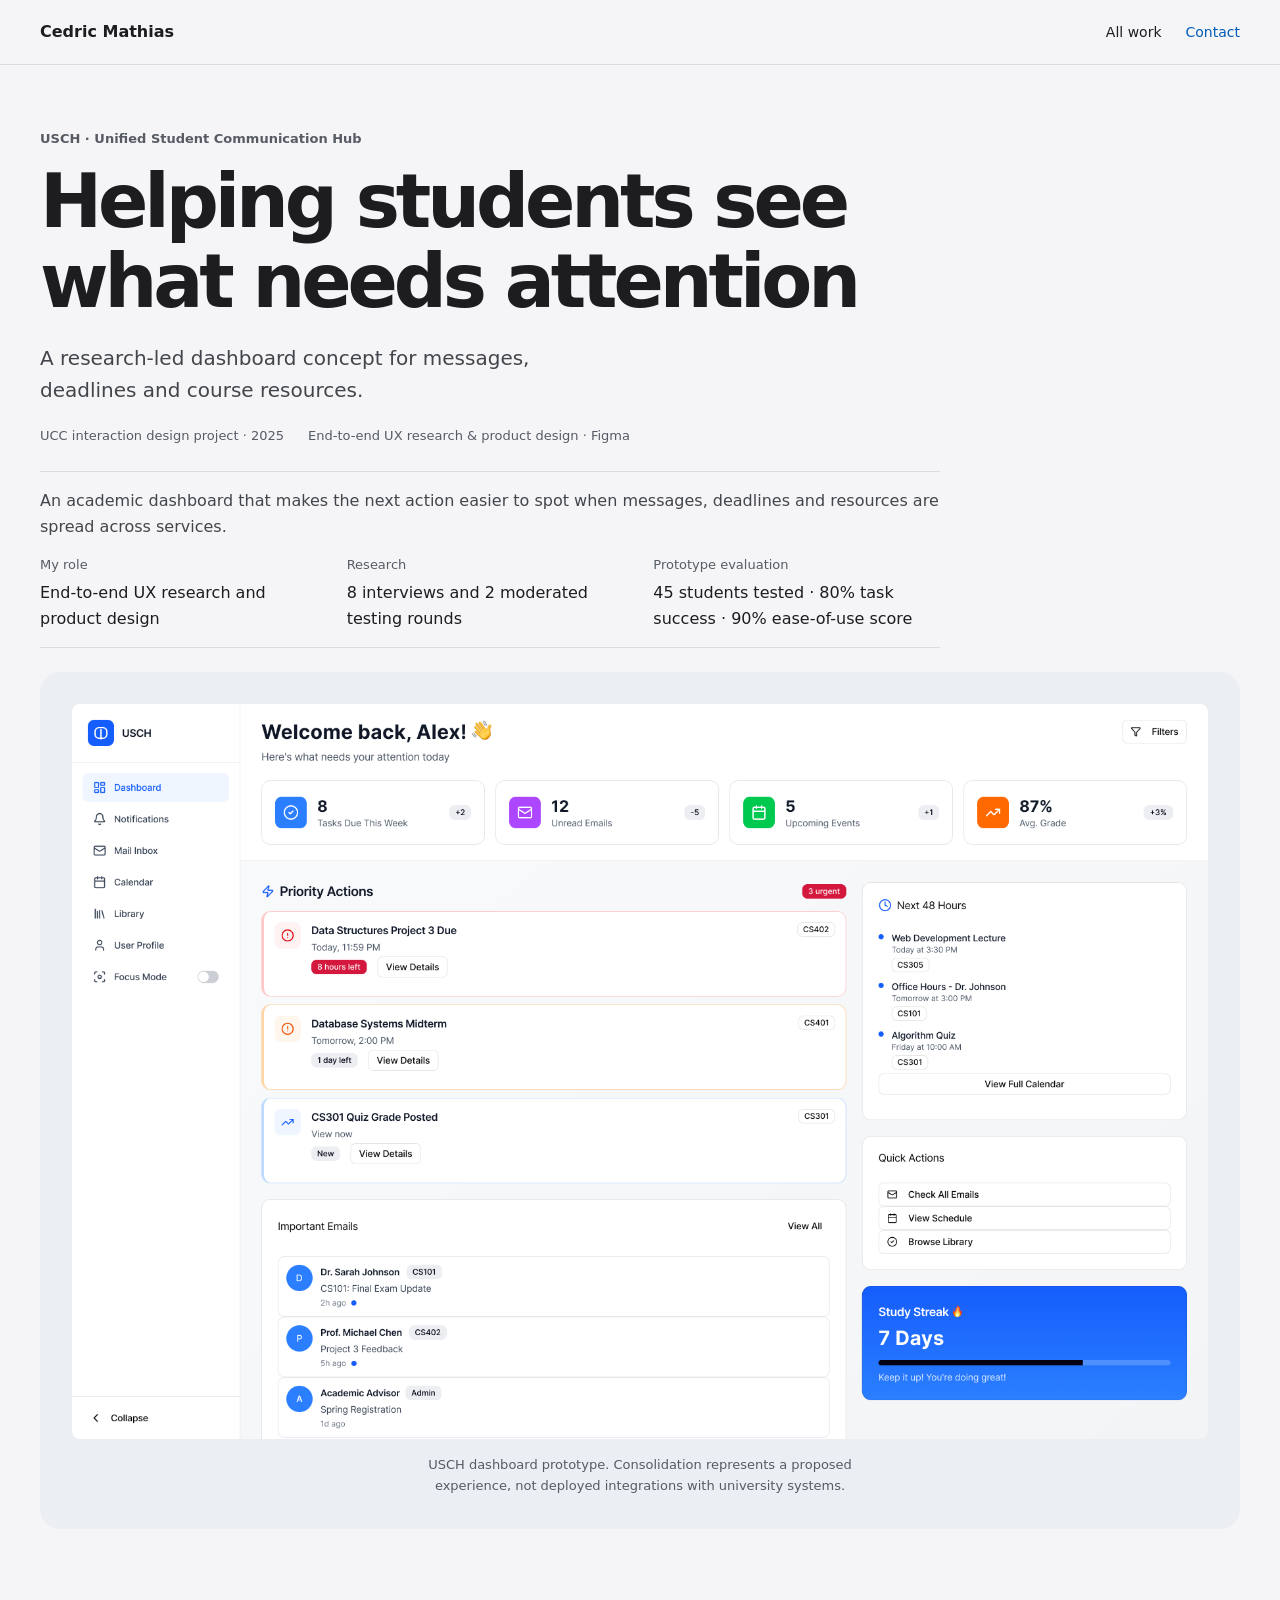
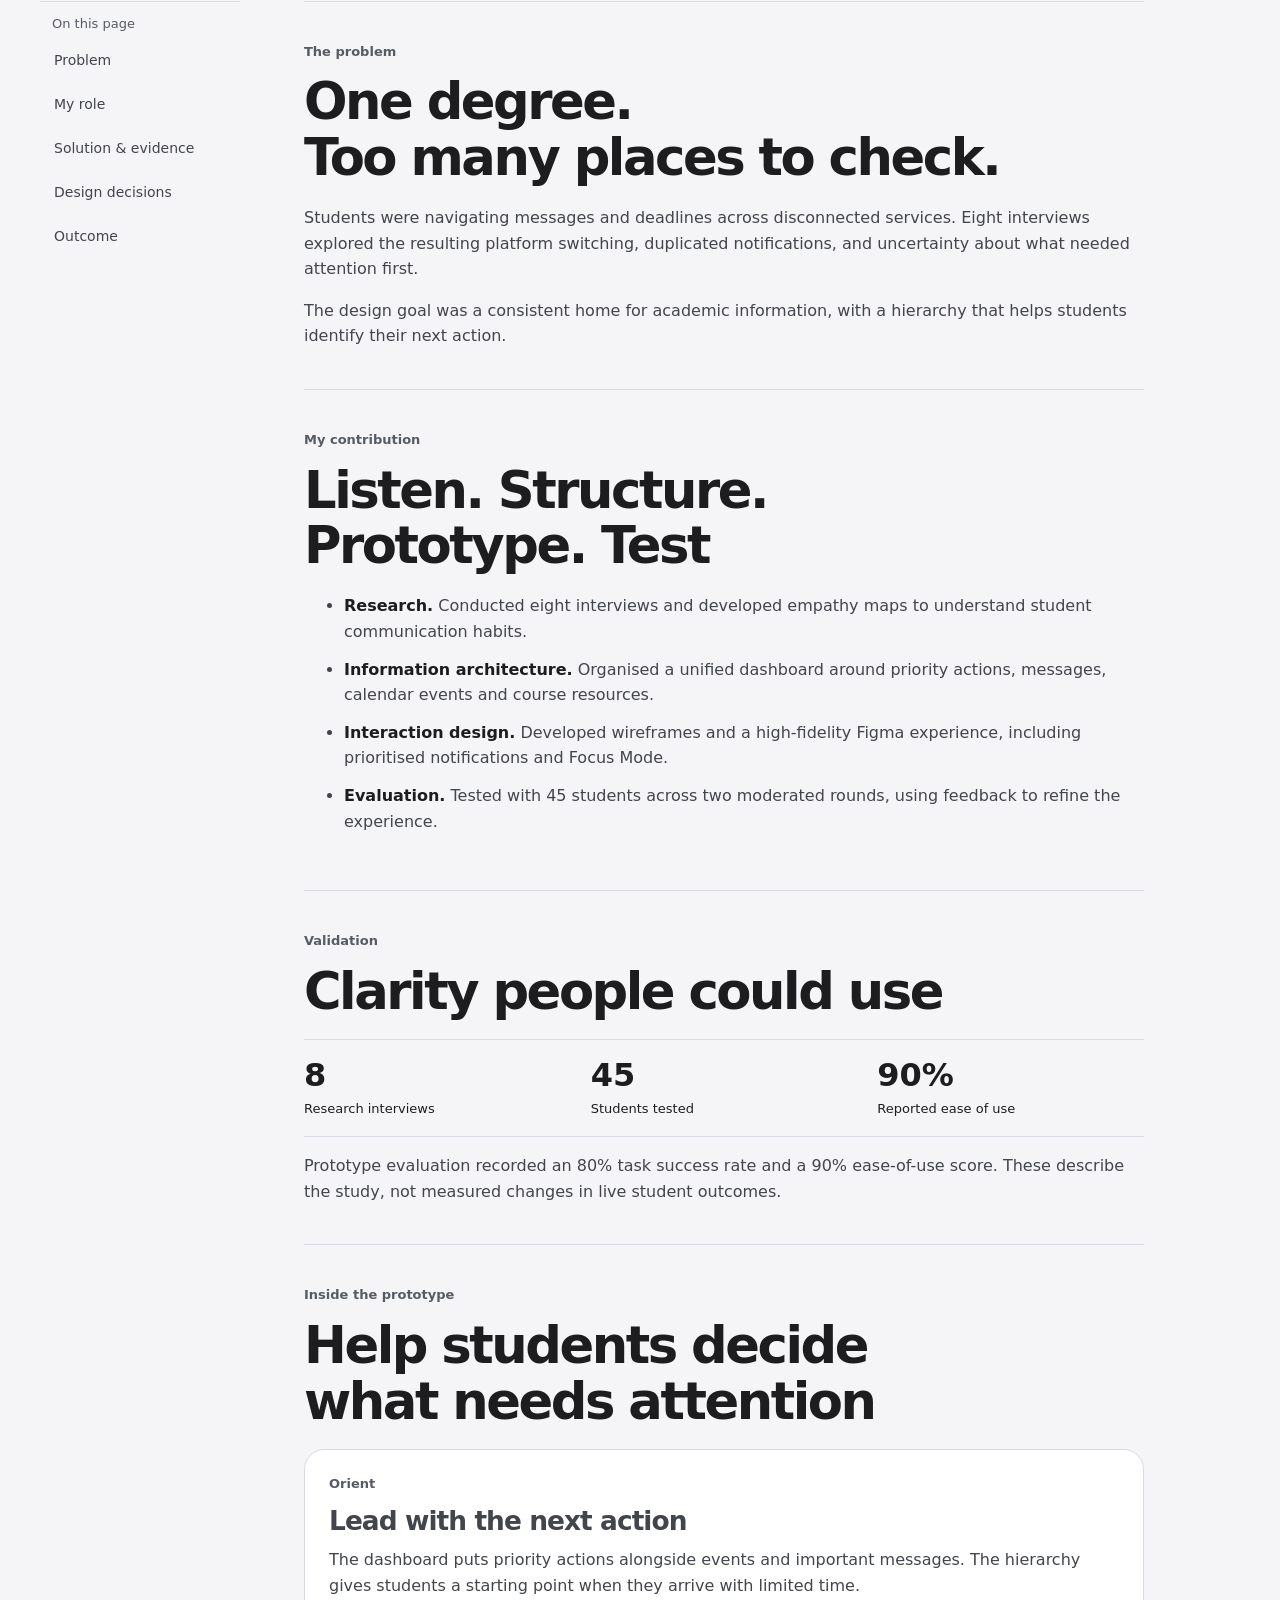
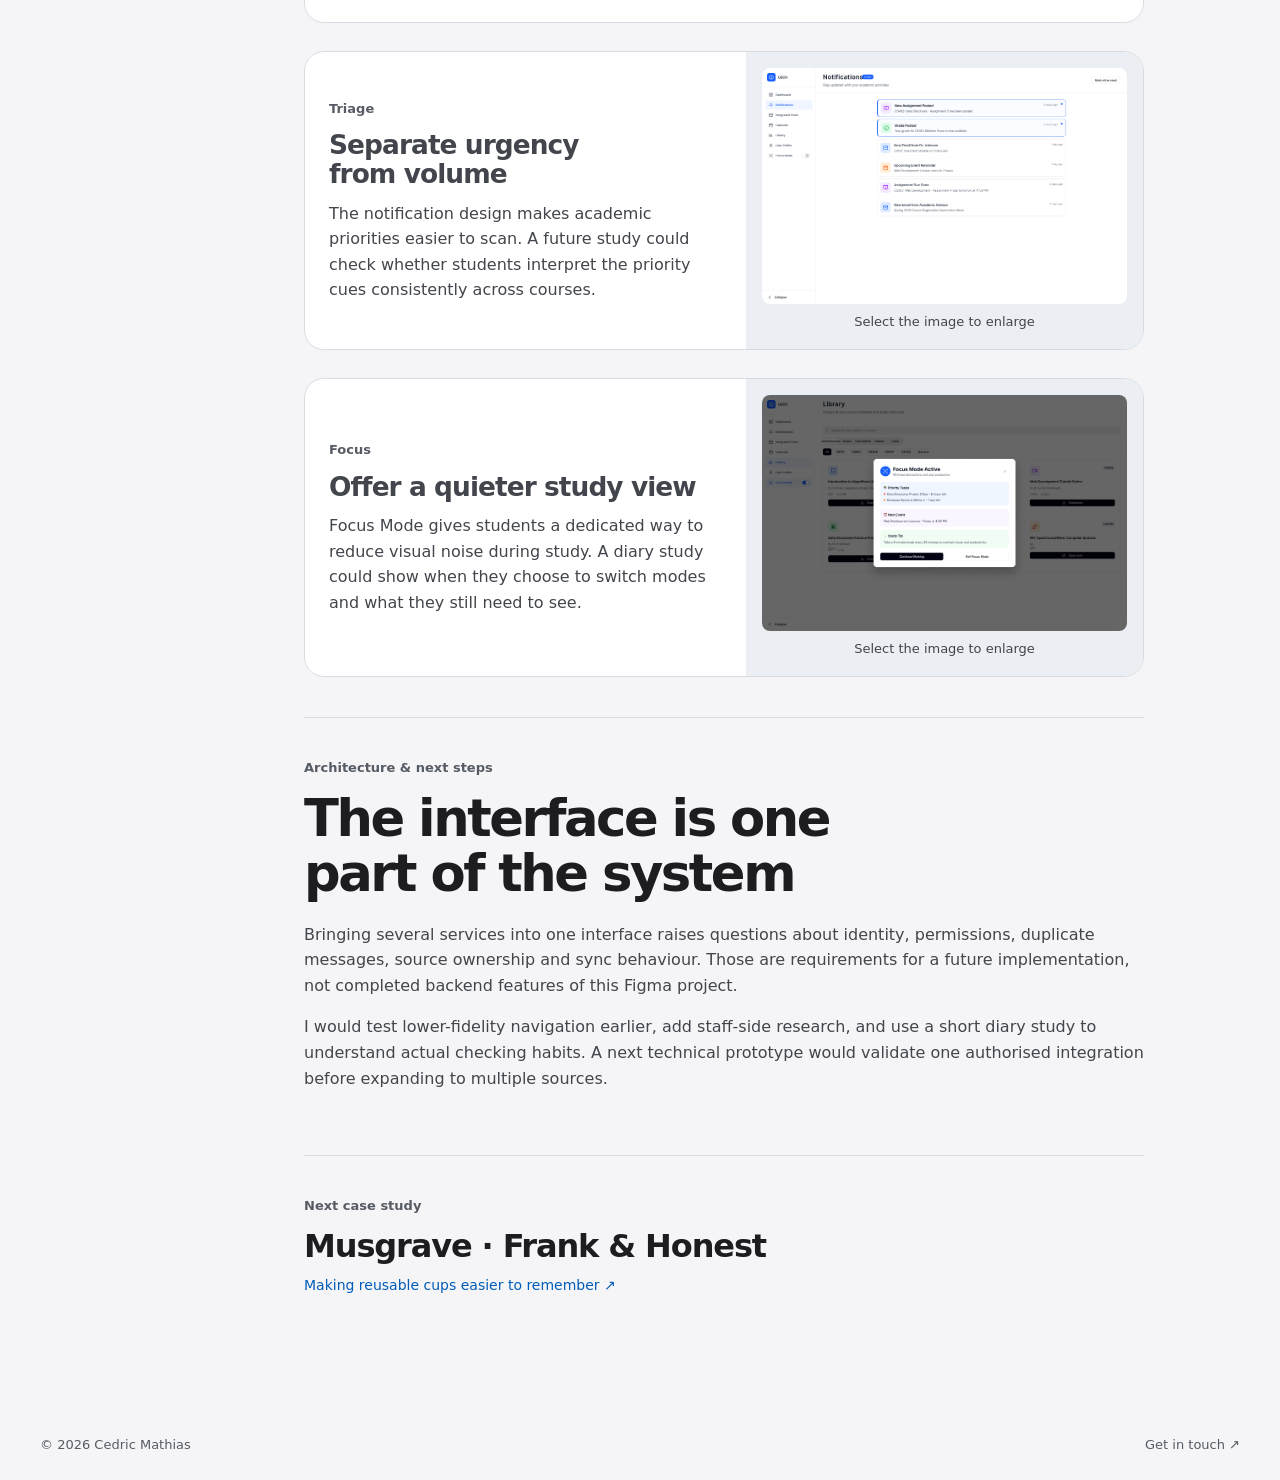
<file: usch.html>
<!doctype html>
<html lang="en"><head><meta charset="utf-8"><meta name="viewport" content="width=device-width,initial-scale=1"><meta name="theme-color" content="#f5f5f7"><title>USCH · Unified Student Communication Hub | Cedric Mathias</title><meta name="description" content="A research-led dashboard concept for messages, deadlines and course resources."><link rel="canonical" href="https://cedricmathias1.github.io/usch.html"><link rel="stylesheet" href="styles.css?v=design-refresh"><link rel="stylesheet" href="case-studies.css?v=design-refresh"><script src="case-study.js?v=studio" defer></script></head>
<body class="case-page"><a class="skip" href="#main">Skip to content</a><header class="nav-shell"><nav class="nav" aria-label="Case study navigation"><a class="brand" href="index.html">Cedric Mathias</a><div class="nav-links"><a href="index.html#work">All work</a><a class="contact-link" href="index.html#contact">Contact</a></div></nav></header>
<main id="main" class="wrap"><header class="case-hero">
<div class="case-intro"><p class="eyebrow">USCH · Unified Student Communication Hub</p><h1>Helping students see what needs attention</h1><p class="lede">A research-led dashboard concept for messages, deadlines and course resources.</p><div class="case-meta"><span>UCC interaction design project · 2025</span><span>End-to-end UX research &amp; product design · Figma</span></div>
<div class="case-brief" aria-label="Project at a glance">
  <p>An academic dashboard that makes the next action easier to spot when messages, deadlines and resources are spread across services.</p>
  <dl><div><dt>My role</dt><dd>End-to-end UX research and product design</dd></div><div><dt>Research</dt><dd>8 interviews and 2 moderated testing rounds</dd></div><div><dt>Prototype evaluation</dt><dd>45 students tested · 80% task success · 90% ease-of-use score</dd></div></dl>
</div>
</div>
<figure class="case-figure wide"><img src="images/USCH_Dashboard.png" alt="USCH dashboard with priority actions, upcoming events and important emails" fetchpriority="high"><figcaption class="caption">USCH dashboard prototype. Consolidation represents a proposed experience, not deployed integrations with university systems.</figcaption></figure>
</header>
<div class="case-layout">
<nav class="case-jumps" aria-label="On this page">
  <p>On this page</p>
  <a href="#problem">Problem</a><a href="#role">My role</a><a href="#solution">Solution &amp; evidence</a><a href="#decisions">Design decisions</a><a href="#outcome">Outcome</a>
</nav>
<div class="case-body">
<section id="problem"><p class="eyebrow">The problem</p><h2>One degree.<br>Too many places to check.</h2><p>Students were navigating messages and deadlines across disconnected services. Eight interviews explored the resulting platform switching, duplicated notifications, and uncertainty about what needed attention first.</p><p>The design goal was a consistent home for academic information, with a hierarchy that helps students identify their next action.</p></section>
<section id="role"><p class="eyebrow">My contribution</p><h2>Listen. Structure. Prototype. Test</h2><ul><li><strong>Research.</strong> Conducted eight interviews and developed empathy maps to understand student communication habits.</li><li><strong>Information architecture.</strong> Organised a unified dashboard around priority actions, messages, calendar events and course resources.</li><li><strong>Interaction design.</strong> Developed wireframes and a high-fidelity Figma experience, including prioritised notifications and Focus Mode.</li><li><strong>Evaluation.</strong> Tested with 45 students across two moderated rounds, using feedback to refine the experience.</li></ul></section>
<section id="solution"><p class="eyebrow">Validation</p><h2>Clarity people could use</h2><div class="callouts"><div><strong>8</strong><span>Research interviews</span></div><div><strong>45</strong><span>Students tested</span></div><div><strong>90%</strong><span>Reported ease of use</span></div></div><p>Prototype evaluation recorded an 80% task success rate and a 90% ease-of-use score. These describe the study, not measured changes in live student outcomes.</p></section>

<section class="case-decisions" id="decisions" aria-labelledby="decisions-title">
  <p class="eyebrow">Inside the prototype</p>
  <h2 id="decisions-title">Help students decide what needs attention</h2>
  <ol class="decision-grid"><li class="decision-card">
  <div class="decision-copy"><p class="eyebrow">Orient</p><h3>Lead with the next action</h3><p>The dashboard puts priority actions alongside events and important messages. The hierarchy gives students a starting point when they arrive with limited time.</p></div>

</li><li class="decision-card">
  <div class="decision-copy"><p class="eyebrow">Triage</p><h3>Separate urgency from volume</h3><p>The notification design makes academic priorities easier to scan. A future study could check whether students interpret the priority cues consistently across courses.</p></div>
  <figure class="decision-visual"><a href="images/Notifications.png"><img src="images/Notifications.png" alt="USCH notification screen with academic priority cues" loading="lazy" decoding="async"></a><figcaption>Select the image to enlarge</figcaption></figure>
</li><li class="decision-card">
  <div class="decision-copy"><p class="eyebrow">Focus</p><h3>Offer a quieter study view</h3><p>Focus Mode gives students a dedicated way to reduce visual noise during study. A diary study could show when they choose to switch modes and what they still need to see.</p></div>
  <figure class="decision-visual"><a href="images/Focus_Mode.png"><img src="images/Focus_Mode.png" alt="USCH Focus Mode prototype" loading="lazy" decoding="async"></a><figcaption>Select the image to enlarge</figcaption></figure>
</li></ol>
</section>
<section id="outcome"><p class="eyebrow">Architecture & next steps</p><h2>The interface is one part of the system</h2><p>Bringing several services into one interface raises questions about identity, permissions, duplicate messages, source ownership and sync behaviour. Those are requirements for a future implementation, not completed backend features of this Figma project.</p><p>I would test lower-fidelity navigation earlier, add staff-side research, and use a short diary study to understand actual checking habits. A next technical prototype would validate one authorised integration before expanding to multiple sources.</p></section><aside class="case-next"><p class="eyebrow">Next case study</p><h3>Musgrave · Frank &amp; Honest</h3><a class="text-link" href="musgrave.html">Making reusable cups easier to remember ↗︎</a></aside></div></div></main>
<footer class="wrap footer"><span>© 2026 Cedric Mathias</span><a href="index.html#contact">Get in touch ↗︎</a></footer></body></html>
</file>
<file: styles.css>
/* Design pass informed by Unslop by Damir Sokolovsky (@heydamir, https://heydamir.design/unslop), CC BY 4.0. */
:root {
  color-scheme: light;
  --paper: #f5f5f7;
  --surface: #fff;
  --board: #ebeef2;
  --ink: #1d1d1f;
  --secondary: #42454b;
  --muted: #565b64;
  --line: #d8dce2;
  --accent: #005cb9;
  --accent-hover: #00458e;
  --night: #101318;
  --night-ink: #f5f7fa;
  --night-muted: #bdc6d3;
  --night-accent: #9dcdff;
  --ease: cubic-bezier(.22, 1, .36, 1);
  --sans: -apple-system, BlinkMacSystemFont, "Segoe UI", system-ui, sans-serif;
  --radius: 8px;
  --panel-radius: 20px;
}
* { box-sizing: border-box; }
html { scroll-padding-top: 24px; }
body { margin: 0; background: var(--paper); color: var(--ink); font: 400 16px/1.6 var(--sans); }
[hidden] { display: none !important; }
a { color: inherit; text-decoration: none; }
button { font: inherit; }
img { display: block; max-width: 100%; height: auto; }
h1, h2, h3, p, figure { margin: 0; }
h1, h2, h3 { font: 600 2rem/1.08 var(--sans); letter-spacing: -.035em; text-wrap: balance; }
h1 { font-size: clamp(2.5rem, 5.8vw, 5.25rem); letter-spacing: -.055em; }
h2 { font-size: clamp(2.25rem, 4.5vw, 4rem); letter-spacing: -.048em; }
p { color: var(--secondary); }
:focus-visible { outline: 2px solid var(--accent); outline-offset: 4px; }
::selection { background: var(--accent); color: white; }
.wrap, .nav { width: min(1200px, calc(100% - 64px)); margin-inline: auto; }
.section { padding-block: 96px; }
.section + .section:not(.contact) { border-top: 1px solid var(--line); }
.eyebrow, .availability, .caption, .fine-print { font-size: .8125rem; color: var(--muted); }
.eyebrow { margin-bottom: 12px; font-weight: 600; }
.lede { margin-top: 20px; max-width: 60ch; font-size: clamp(1.05rem, 1.6vw, 1.25rem); }
.skip { position: fixed; z-index: 3; top: 8px; left: 8px; padding: 12px; background: var(--surface); color: var(--ink); transform: translateY(-150%); }
.skip:focus { transform: none; }
.nav-shell { background: var(--paper); border-bottom: 1px solid var(--line); }
.nav, .nav-links { display: flex; align-items: center; justify-content: space-between; gap: 24px; }
.nav { min-height: 64px; }
.nav-shell:has(+ main .hero) { background: var(--night); color: var(--night-ink); border-color: #ffffff20; }
.nav-shell:has(+ main .hero) .contact-link { color: var(--night-accent); }
.nav-shell:has(+ main .hero) :focus-visible { outline-color: var(--night-accent); }
.brand { font-weight: 600; }
.nav-links a, .text-link { display: inline-flex; align-items: center; gap: 8px; min-height: 44px; font-size: .875rem; }
.nav-links a:hover, .text-link:hover, .footer a:hover { text-decoration: underline; text-underline-offset: 4px; }
.text-link, .contact-link { color: var(--accent); }
.actions { display: flex; align-items: center; flex-wrap: wrap; gap: 16px; margin-top: 24px; }
.button { display: inline-flex; justify-content: center; align-items: center; gap: 8px; min-height: 48px; padding: 8px 16px; border: 1px solid transparent; border-radius: var(--radius); background: var(--accent); color: white; font-size: .9375rem; font-weight: 500; }
.button:hover { background: var(--accent-hover); }
.button.secondary { color: var(--ink); background: var(--surface); border-color: var(--line); }
.button.secondary:hover { background: var(--board); }
.approach { display: grid; grid-template-columns: repeat(3, minmax(0, 1fr)); gap: 32px; margin-top: 32px; }
.approach article { padding-top: 20px; border-top: 1px solid var(--line); }
.approach h3 { margin-bottom: 12px; font-size: 1.65rem; }
.about { display: grid; grid-template-columns: minmax(0, .7fr) minmax(0, 1.3fr); gap: 32px 48px; align-items: start; }
.about h2 { grid-column: 1 / -1; }
.about > div { max-width: 60ch; }
.about p + p { margin-top: 16px; }
.stack, .skill-pills { display: flex; flex-wrap: wrap; gap: 8px 16px; margin-block: 20px 12px; font-size: .8125rem; color: var(--muted); }
.stack span, .skill-pills span { border-bottom: 1px solid var(--line); padding-bottom: 4px; }
.contact { background: var(--night); color: var(--night-ink); }
.contact .lede { color: var(--night-muted); }
.contact .text-link { color: var(--night-accent); }
.contact .button:not(.secondary) { background: var(--night-accent); color: var(--night); }
.contact .button:not(.secondary):hover { background: #c1dfff; }
.contact :focus-visible { outline-color: white; }
.footer { display: flex; justify-content: space-between; flex-wrap: wrap; gap: 16px; padding-block: 24px; color: var(--muted); font-size: .8125rem; }
@media (max-width: 720px) {
  .wrap, .nav { width: calc(100% - 40px); }
  .section { padding-block: 56px; }
  .about, .approach { grid-template-columns: 1fr; gap: 24px; }
}
@media (max-width: 520px) {
  .nav { align-items: flex-start; flex-direction: column; gap: 0; padding-top: 12px; }
  .nav-links { justify-content: flex-start; flex-wrap: wrap; gap: 0 16px; }
}
@media print {
  .nav-shell, .skip, .actions { display: none; }
  body { background: white; color: black; }
  .section { padding-block: 24px; }
}

.about-portrait { max-width: 300px; }
.about-portrait img { width: 100%; aspect-ratio: 4 / 5; object-fit: cover; object-position: center 25%; border-radius: 8px; }
.about-portrait figcaption { margin-top: 8px; color: var(--muted); font-size: .8125rem; }
</file>
<file: explore.css>
.hero {
  padding-block: clamp(48px, 7vw, 100px);
  background: var(--night);
  color: var(--night-ink);
}
.hero-grid {
  display: grid;
  grid-template-columns: minmax(0, 1.04fr) minmax(0, 1fr);
  align-items: center;
  gap: clamp(28px, 5vw, 72px);
}
.hero h1 {
  font-size: clamp(2.65rem, 5.7vw, 5.25rem);
  line-height: .99;
  text-wrap: initial;
}
.hero h1 span { display: block; color: var(--night-muted); }
.hero .lede { max-width: 40ch; color: var(--night-muted); }
.hero .availability { margin-top: 20px; color: var(--night-muted); }
.hero .hero-specialty { margin-bottom: 16px; color: var(--night-accent); }
.hero .text-link { color: var(--night-accent); }
.hero :focus-visible { outline-color: var(--night-accent); }
.hero .button { background: var(--night-accent); color: var(--night); }
.hero .button:hover { background: #c1dfff; }
.hero-feature {
  min-width: 0;
  overflow: hidden;
  border: 1px solid #ffffff25;
  border-radius: var(--panel-radius);
  background: #191f28;
}
.prototype-bar, .prototype-footer {
  display: flex;
  align-items: center;
  justify-content: space-between;
  flex-wrap: wrap;
  gap: 4px 16px;
  padding: 8px 16px;
  font-size: .8125rem;
}
.prototype-bar { min-height: 56px; }
.prototype-bar > span:first-child { font-weight: 600; }
.prototype-bar > span:last-child { color: var(--night-muted); }
.prototype-stages { background: #203530; color: var(--night-ink); }
.prototype-stage {
  display: grid;
  grid-template-columns: minmax(0, 1fr) minmax(0, 1fr);
  grid-template-rows: minmax(0, 1fr);
  align-items: center;
  gap: 20px;
  height: clamp(252px, 30vw, 392px);
  padding: 20px 20px 20px 24px;
}
.prototype-stage strong { display: block; font: 600 clamp(1.4rem, 2.7vw, 2.65rem)/1.05 var(--sans); letter-spacing: -.035em; text-wrap: balance; }
.prototype-stage figcaption span { display: block; color: #dce9da; font-size: .875rem; margin-top: 12px; }
.prototype-image { display: block; justify-self: center; width: 100%; max-width: 236px; height: 100%; min-height: 0; }
.prototype-image:focus-visible { outline-color: white; }
.prototype-image img { height: 100%; width: auto; margin-inline: auto; object-fit: contain; border-radius: var(--radius); }
.prototype-stage:not(#prototype-scan) .prototype-image img {
  width: 100%;
  object-fit: cover;
  object-position: center top;
}
#prototype-reward .prototype-image img { object-position: center 8%; }
.prototype-tabs { display: flex; flex-wrap: wrap; gap: 4px; }
.prototype-tabs button { border: 0; border-radius: 0; border-bottom: 2px solid transparent; min-height: 44px; padding-inline: 8px; background: transparent; color: var(--night-muted); cursor: pointer; }
.prototype-tabs button:hover { color: var(--night-accent); }
.prototype-tabs button[aria-selected=true] { color: var(--night-accent); border-bottom-color: currentColor; }
.prototype-footer > a { margin-left: auto; }
.proof { display: grid; grid-template-columns: repeat(3, minmax(0, 1fr)); gap: 24px; padding-block: 36px; border-bottom: 1px solid var(--line); }
.proof strong, .job-metrics strong, .dialog-metrics strong, .metric-art strong, .art-conversion, .launch-ranks { display: block; color: var(--ink); font: 600 clamp(1.5rem, 3.5vw, 2.75rem)/1.15 var(--sans); font-variant-numeric: tabular-nums; }
.proof strong { color: var(--accent); letter-spacing: -.045em; font-size: clamp(1.65rem, 3.6vw, 3rem); }
.proof p { margin-top: 4px; }
.proof a { display: inline-flex; align-items: center; gap: 6px; min-height: 44px; color: var(--accent); font-size: .875rem; }
.proof a:hover { text-decoration: underline; text-underline-offset: 4px; }
.explorer-heading { margin-bottom: 24px; }
.filter-row { display: flex; align-items: center; justify-content: space-between; gap: 12px; margin-bottom: 24px; }
.filter-buttons, .card-actions { display: flex; flex-wrap: wrap; gap: 8px; }
.filter-row p { font-size: .8125rem; }
.filter-buttons button, .quick-button, .icon-button { min-height: 44px; padding: 8px 12px; background: var(--surface); color: var(--ink); border: 1px solid var(--line); border-radius: var(--radius); cursor: pointer; font-size: .875rem; }
.filter-buttons button:hover, .quick-button:hover, .icon-button:hover { background: var(--board); }
.filter-buttons button[aria-pressed=true] { color: white; background: var(--accent); border-color: var(--accent); }
.work-grid { display: grid; grid-template-columns: repeat(2, minmax(0, 1fr)); gap: 24px; }
.work-card { display: flex; flex-direction: column; min-width: 0; background: var(--surface); border: 1px solid var(--line); border-radius: var(--panel-radius); }
.work-card.card-featured { grid-column: 1 / -1; display: grid; grid-template-columns: 1.1fr .9fr; }
.card-art { display: grid; justify-items: center; align-items: start; overflow: hidden; height: 288px; padding: 20px; background: var(--board); border-radius: calc(var(--panel-radius) - 1px) calc(var(--panel-radius) - 1px) 0 0; }
.card-featured .card-art { min-height: 352px; height: auto; max-height: 420px; border-radius: calc(var(--panel-radius) - 1px) 0 0 calc(var(--panel-radius) - 1px); }
.card-art img { width: min(220px, 100%); border-radius: var(--radius); }
.art-musgrave { background: #28473d; }
.art-musgrave img { width: min(252px, 100%); }
.art-drip { background: #dce4e1; }
.art-drip img { width: min(300px, 100%); }
.art-usch { background: #dce5eb; align-items: center; }
.art-usch img { width: auto; max-height: 248px; object-fit: contain; }
.art-pepsales, .art-kommunicate { height: 200px; align-content: center; gap: 12px; padding: 24px; text-align: center; }
.art-conversion, .launch-ranks { font-size: clamp(2.25rem, 5vw, 4.25rem); }
.art-conversion strong, .launch-ranks strong { display: inline; color: var(--accent); font: inherit; }
.art-conversion i, .company-period i { font-style: normal; }
.art-kicker, .art-caption, .card-role { font-size: .8125rem; color: var(--muted); }
.card-copy { display: flex; flex: 1; flex-direction: column; padding: 24px; }
.card-featured .card-copy { justify-content: center; padding: 32px; }
.card-featured h3 { font-size: clamp(2rem, 3.7vw, 3.5rem); }
.card-summary, .card-role { margin-top: 12px; }
.card-summary { max-width: 52ch; }
.card-copy h3 { text-wrap: pretty; }
.card-actions { align-items: center; gap: 8px 16px; margin-top: auto; padding-top: 20px; }
.card-featured .card-actions { margin-top: 0; }
.sr-only { position: absolute; width: 1px; height: 1px; overflow: hidden; clip-path: inset(50%); white-space: nowrap; }
.experience-layout { display: grid; grid-template-columns: minmax(0, 1fr); gap: 24px; }
.experience-layout:has(.company-list:not([hidden])) { grid-template-columns: minmax(0, .35fr) minmax(0, 1fr); }
.company-list { display: grid; align-content: start; gap: 8px; }
.company-list button { min-height: 72px; padding: 12px 16px; text-align: left; color: var(--ink); border: 1px solid var(--line); border-radius: var(--radius); background: var(--surface); cursor: pointer; }
.company-list button:hover { background: var(--board); }
.company-list button[aria-selected=true] { border-color: var(--accent); box-shadow: inset 3px 0 var(--accent); background: #e5effa; }
.company-list small, .company-period, .job-metrics span, .dialog-metrics span, .metric-art span { display: block; color: var(--muted); font-size: .8125rem; }
.job-panel { padding: 24px; background: var(--surface); border: 1px solid var(--line); border-radius: 12px; }
.job-panel + .job-panel:not([role=tabpanel]) { margin-top: 16px; }
.job-intro, .experience-note { margin-top: 16px; }
.experience-note { font-size: .8125rem; }
.job-panel ul, .story-chapters ul { padding-left: 20px; color: var(--secondary); }
.job-panel li + li, .story-chapters li + li { margin-top: 8px; }
.job-metrics, .dialog-metrics { display: grid; grid-template-columns: repeat(3, minmax(0, 1fr)); gap: 16px; padding-block: 16px; margin-top: 16px; border-block: 1px solid var(--line); }
.job-metrics strong, .dialog-metrics strong { font-size: clamp(1.25rem, 2.6vw, 1.9rem); }
#project-dialog { width: min(1000px, calc(100% - 32px)); max-height: calc(100dvh - 32px); padding: 0; border: 1px solid var(--line); border-radius: var(--panel-radius); background: var(--surface); color: var(--ink); overscroll-behavior: contain; }
#project-dialog::backdrop { background: #141a24b8; }
.dialog-toolbar, .dialog-footer { display: flex; align-items: center; justify-content: space-between; gap: 16px; padding: 12px 20px; background: var(--surface); }
.dialog-toolbar { position: sticky; top: 0; z-index: 1; border-bottom: 1px solid var(--line); }
.dialog-toolbar .eyebrow { margin: 0; }
.dialog-footer { border-top: 1px solid var(--line); font-size: .8125rem; color: var(--muted); }
.dialog-footer button { border: 0; background: none; cursor: pointer; }
.icon-button { width: 44px; padding: 0; font-size: 1.1rem; }
.dialog-content { display: grid; grid-template-columns: minmax(0, .9fr) minmax(0, 1.1fr); }
.dialog-gallery { display: grid; align-content: start; justify-items: center; gap: 16px; padding: 24px; background: var(--board); text-align: center; }
.dialog-gallery img { max-height: 420px; max-width: 100%; width: auto; margin-inline: auto; object-fit: contain; border-radius: 8px; }
.dialog-gallery figcaption, .dialog-role { color: var(--muted); font-size: .8125rem; margin-top: 12px; }
.gallery-controls { display: flex; align-items: center; gap: 16px; }
.metric-art { display: grid; gap: 16px; }
.dialog-story { padding: 24px; }
.dialog-story h2 { font-size: clamp(1.8rem, 3vw, 2.75rem); }
.story-chapters section { margin-top: 20px; }
.story-chapters h3 { font-size: 1.3rem; margin-bottom: 8px; }
.story-chapters .fine-print { margin-top: 12px; }
.dialog-story > .button { margin-top: 20px; }
.modal-open { overflow: hidden; }
@media (prefers-reduced-motion: no-preference) {
  .filter-enter { animation: appear 160ms var(--ease); }
  #project-dialog[open] { animation: arrive 220ms var(--ease); }
  @keyframes arrive { from { opacity: 0; transform: translateY(8px); } to { opacity: 1; transform: none; } }
  .button, .quick-button, .icon-button { transition: background-color 160ms var(--ease); }
  @keyframes appear { from { opacity: .6; } to { opacity: 1; } }
}
@media (max-width: 900px) {
  .hero-grid { gap: 32px; }
}
@media (max-width: 700px) {
  .hero { padding-block: 48px 32px; }
  .hero h1 { font-size: clamp(2.55rem, 8.5vw, 4.25rem); }
  .hero-grid { gap: 36px; }
  .hero-grid, .work-grid, .work-card.card-featured, .experience-layout:has(.company-list:not([hidden])), .dialog-content { grid-template-columns: 1fr; }
  .prototype-stage { height: clamp(248px, 68vw, 360px); gap: 12px; padding: 16px; }
  .card-featured .card-art { border-radius: calc(var(--panel-radius) - 1px) calc(var(--panel-radius) - 1px) 0 0; height: 304px; }
  .filter-row { align-items: start; flex-direction: column; }
  .dialog-gallery img { max-height: 260px; }
}
@media (max-width: 430px) {
  .prototype-footer, .prototype-bar { padding-inline: 12px; }
  .prototype-footer { column-gap: 8px; }
  .prototype-tabs button { padding-inline: 6px; }
  .prototype-footer > a { margin-left: 0; padding-inline: 8px; }
  .card-featured .card-copy { padding: 24px; }
  .proof, .job-metrics { grid-template-columns: 1fr; gap: 12px; }
  .proof { padding-block: 24px; }
  .proof > div + div { border-top: 1px solid var(--line); padding-top: 12px; }
}
@media (forced-colors: active) {
  .filter-buttons button[aria-pressed=true], .company-list button[aria-selected=true] { outline: 2px solid Highlight; outline-offset: -3px; }
}
@media print {
  .filter-row, .quick-button, .company-list, #project-dialog { display: none !important; }
  .work-card[hidden], .job-panel[hidden] { display: block !important; }
  .work-card, .job-panel { break-inside: avoid; }
}
</file>
<file: case-studies.css>
.case-hero { padding-block: 64px 32px; }
.case-hero h1 { max-width: 17ch; text-wrap: pretty; }
.case-intro .lede { max-width: 46ch; }
.case-meta { display: flex; flex-wrap: wrap; gap: 8px 24px; margin-top: 20px; color: var(--muted); font-size: .8125rem; }
.case-brief { max-width: 900px; margin-top: 24px; padding-block: 16px; border-block: 1px solid var(--line); }
.case-brief dl, .callouts { display: grid; grid-template-columns: repeat(3, minmax(0, 1fr)); gap: 20px; }
.case-brief dl { margin: 16px 0 0; }
.case-brief dt { color: var(--muted); font-size: .8125rem; }
.case-brief dd { margin: 4px 0 0; }
.case-layout { display: grid; grid-template-columns: minmax(152px, 200px) minmax(0, 840px); gap: clamp(24px, 5vw, 64px); margin-block: 40px; }
.case-jumps { position: sticky; top: 24px; align-self: start; display: grid; padding-block: 12px; border-top: 1px solid var(--line); }
.case-jumps p { margin: 0 0 4px 12px; color: var(--muted); font-size: .8125rem; }
.case-jumps a { display: flex; align-items: center; min-height: 44px; padding-inline: 12px; color: var(--secondary); font-size: .875rem; border-left: 2px solid transparent; }
.case-jumps a:hover, .case-jumps a[aria-current] { color: var(--accent); background: var(--board); }
.case-jumps a[aria-current] { border-left-color: var(--accent); }
.case-figure { display: grid; place-items: center; padding: 32px; background: var(--board); border-radius: var(--panel-radius); }
.case-figure img { max-height: 500px; width: auto; object-fit: contain; border-radius: 8px; }
.case-figure.wide img { width: 100%; max-height: none; }
.case-body { min-width: 0; }
.case-body section, .case-next { padding-block: 40px; border-top: 1px solid var(--line); }
.case-body h2 { margin-bottom: 20px; font-size: clamp(1.85rem, 4vw, 3.25rem); }
.case-body p + p { margin-top: 16px; }
.case-body li { color: var(--secondary); }
.case-body li + li { margin-top: 12px; }
.case-body strong { color: var(--ink); }
.callouts { padding-block: 16px; margin-block: 16px; border-block: 1px solid var(--line); }
.callouts strong { display: block; font: 600 2rem/1.2 var(--sans); font-variant-numeric: tabular-nums; }
.callouts span { font-size: .8125rem; }
.decision-grid { display: grid; gap: 16px; margin: 20px 0 0; padding: 0; list-style: none; }
.decision-grid > li { display: grid; margin: 0; border: 1px solid var(--line); border-radius: var(--panel-radius); background: var(--surface); }
.decision-copy { align-self: center; padding: 24px; }
.decision-copy h3 { font-size: 1.65rem; margin-bottom: 12px; }
.decision-visual { padding: 16px; text-align: center; background: var(--board); border-radius: 0 0 calc(var(--panel-radius) - 1px) calc(var(--panel-radius) - 1px); }
.decision-visual a { display: block; }
.decision-visual img { margin-inline: auto; max-height: 328px; object-fit: contain; border-radius: 8px; }
.decision-visual figcaption { margin-top: 8px; font-size: .8125rem; }
.case-next { margin-block: 24px; }
@media (min-width: 701px) {
  .decision-grid > li:has(.decision-visual) { grid-template-columns: minmax(0, 1fr) minmax(0, .9fr); }
  .decision-visual { border-radius: 0 calc(var(--panel-radius) - 1px) calc(var(--panel-radius) - 1px) 0; }
}
@media (max-width: 540px) {
  .case-hero { padding-top: 40px; }
  .case-brief dl { grid-template-columns: 1fr; gap: 12px; }
  .case-figure { padding: 16px; }
}

.screen-dialog { width: min(780px, calc(100% - 32px)); max-height: calc(100dvh - 32px); padding: 0; border: 1px solid var(--line); border-radius: var(--panel-radius); background: var(--surface); color: var(--ink); overscroll-behavior: contain; }
.screen-dialog::backdrop { background: #202820bb; }
.screen-dialog header { position: sticky; top: 0; display: flex; align-items: center; justify-content: space-between; gap: 12px; padding: 8px 16px; border-bottom: 1px solid var(--line); background: var(--surface); }
.screen-dialog header span { color: var(--secondary); font-size: .875rem; }
.screen-dialog button { min-width: 44px; min-height: 44px; padding-inline: 12px; border: 1px solid var(--line); border-radius: var(--radius); background: var(--surface); color: var(--accent); cursor: pointer; }
.screen-dialog button:hover { background: var(--board); }
.screen-dialog img { margin: 16px auto; max-width: calc(100% - 32px); }
body:has(.screen-dialog[open]) { overflow: hidden; }
@media (prefers-reduced-motion: no-preference) {
  .screen-dialog[open] { animation: open-screen 220ms var(--ease); }
  @keyframes open-screen { from { opacity: 0; transform: translateY(8px); } to { opacity: 1; transform: none; } }
}
@media (max-width: 720px) {
  .case-layout { grid-template-columns: 1fr; gap: 16px; }
  .case-jumps { position: static; display: flex; flex-wrap: wrap; }
  .case-jumps p { width: 100%; }
}
@media print {
  .case-layout { display: block; }
  .case-jumps, .screen-dialog { display: none; }
}

@media (min-width: 901px) {
  .case-hero { display: grid; grid-template-columns: minmax(0, 1.15fr) minmax(0, .85fr); gap: 40px; align-items: start; }
  .case-hero:has(.case-figure.wide) { display: block; }
  .case-hero:has(.case-figure.wide) .case-intro { max-width: 920px; }
}
.case-figure { align-content: start; gap: 16px; }
.case-figure .caption { margin: 0; max-width: 54ch; text-align: center; }
@media (max-width: 900px) {
  .case-figure { margin-top: 24px; }
}
@media (min-width: 901px) {
  .case-figure.wide { margin-top: 24px; }
}
</file>
